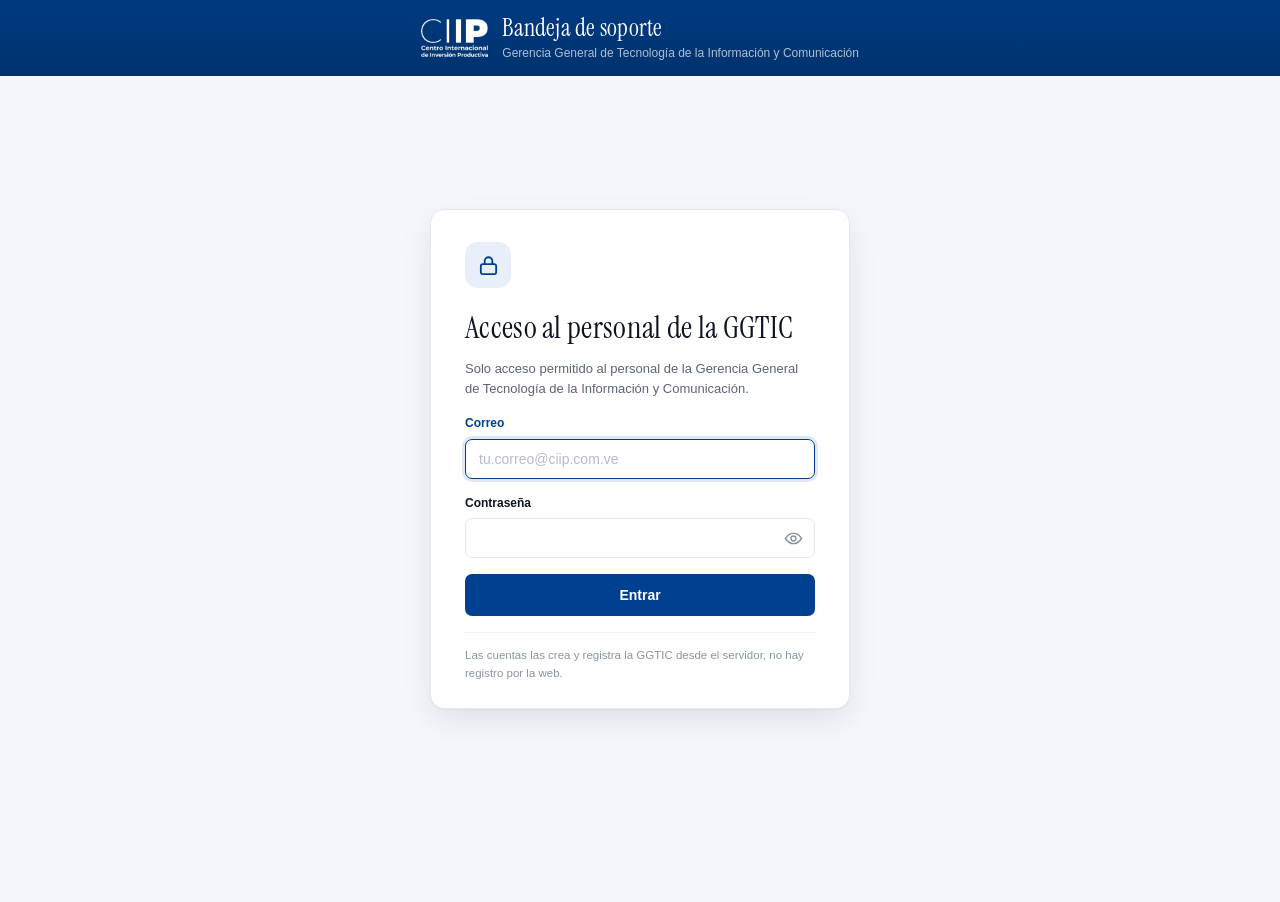
<file: bandeja.html>
<!DOCTYPE html>
<html lang="es">
<head>
<meta charset="UTF-8">
<meta name="viewport" content="width=device-width, initial-scale=1.0">
<title>Bandeja de soporte · GGTIC · CIIP</title>
<link rel="icon" href="data:image/svg+xml,%3Csvg xmlns='http://www.w3.org/2000/svg' viewBox='0 0 32 32'%3E%3Crect width='32' height='32' rx='7' fill='%23004090'/%3E%3Ctext x='16' y='22' font-family='Helvetica,Arial,sans-serif' font-size='16' font-weight='800' fill='white' text-anchor='middle'%3EC%3C/text%3E%3C/svg%3E">
<link rel="preconnect" href="https://fonts.googleapis.com">
<link rel="preconnect" href="https://fonts.gstatic.com" crossorigin>
<!-- Las dos familias que la hoja de estilos pide en --display y --cifras.
     display=swap: si Google Fonts tarda o no contesta, el texto sale ya
     con Georgia y la monoespaciada del sistema, y cambia al llegar. La
     Hoja de Servicio (hoja.html) no las carga a propósito: va en Arial. -->
<link href="https://fonts.googleapis.com/css2?family=Instrument+Serif:ital@0;1&family=Geist+Mono:wght@400;500&display=swap" rel="stylesheet">
<link rel="stylesheet" href="css/estilo.css">
</head>
<body>

<header class="cab">
  <div class="cab-in ancha">
    <img src="assets/logo_ciip.png" alt="CIIP">
    <div>
      <div class="tit">Bandeja de soporte</div>
      <div class="sub">Gerencia General de Tecnología de la Información y Comunicación</div>
    </div>
  </div>
</header>

<!-- Los siete destinos estaban en una fila de botones dentro del encabezado:
     crecía hacia los lados, no decía cuáles van juntos, y el enlace del panel
     abierto se renombraba a "Ver la cola" — así que el nombre de un sitio
     dependía de dónde estuvieras. Aquí van agrupados, con su cuenta al lado,
     y lo que se mueve es la marca de dónde estás, no el rótulo.

     Conserva los mismos id que antes (botonSaber, botonStats…), así que los
     enganches de js/bandeja.js siguen siendo los de siempre.

     El velo y el id del <aside> son para el móvil: ahí la barra se abre como
     cajón por encima del contenido. -->
<div class="lat-velo" id="latVelo" hidden></div>

<!-- Esconde y saca la barra. Vive fuera del <aside> a propósito: dentro se
     iría con ella al plegarse y no habría forma de traerla de vuelta. Va
     antes en el orden del documento porque también va antes en la pantalla:
     quien navegue con el teclado lo encuentra donde lo ve. Sale con la
     sesión, igual que la barra — sin haber entrado no hay menú que mostrar. -->
<button type="button" class="hamb" id="botonMenu" hidden
        aria-label="Mostrar u ocultar el menú" aria-expanded="true"
        aria-controls="menuLateral">
  <svg viewBox="0 0 24 24" aria-hidden="true">
    <path d="M3 6h18"/><path d="M3 12h18"/><path d="M3 18h18"/>
  </svg>
</button>

<aside class="lat" id="cabDerecha" hidden>
  <div class="lat-head" aria-hidden="true"></div>
  <nav class="lat-cuerpo" id="menuLateral">

    <button type="button" class="lat-sec" data-sec="bandeja" aria-expanded="true">
      <span>Bandeja</span>
      <span class="chev"><svg viewBox="0 0 24 24" aria-hidden="true"><path d="M6 9l6 6 6-6"/></svg></span>
    </button>
    <div class="lat-sec-cuerpo" data-sec="bandeja" data-abierta="1">
      <a href="#" class="lat-item activo" id="botonCola">
        <span class="ic"><svg viewBox="0 0 24 24" aria-hidden="true"><path d="M3 13h5l1.5 3h5L16 13h5"/><path d="M4.5 5.5h15L21 13v5.5H3V13z"/></svg></span>
        <span class="rot">La cola</span>
        <span class="cnt" id="latCuentaCola"></span>
      </a>
      <a href="#" class="lat-item" id="botonStats">
        <span class="ic"><svg viewBox="0 0 24 24" aria-hidden="true"><path d="M4 20V10"/><path d="M10 20V4"/><path d="M16 20v-7"/><path d="M22 20H2"/></svg></span>
        <span class="rot">Estadísticas</span>
      </a>
    </div>

    <button type="button" class="lat-sec" data-sec="saber" aria-expanded="true">
      <span>Base del conocimiento</span>
      <span class="chev"><svg viewBox="0 0 24 24" aria-hidden="true"><path d="M6 9l6 6 6-6"/></svg></span>
    </button>
    <div class="lat-sec-cuerpo" data-sec="saber" data-abierta="1">
      <a href="#" class="lat-item" id="botonSaber">
        <span class="ic"><svg viewBox="0 0 24 24" aria-hidden="true"><path d="M4 4.5A2.5 2.5 0 016.5 2H20v18H6.5A2.5 2.5 0 004 22z"/><path d="M4 17.5A2.5 2.5 0 016.5 15H20"/></svg></span>
        <span class="rot">Guías</span>
        <span class="cnt" id="latCuentaGuias"></span>
      </a>
    </div>

    <button type="button" class="lat-sec" data-sec="accesos" aria-expanded="false">
      <span>Cuenta y accesos</span>
      <span class="chev"><svg viewBox="0 0 24 24" aria-hidden="true"><path d="M6 9l6 6 6-6"/></svg></span>
    </button>
    <div class="lat-sec-cuerpo" data-sec="accesos" data-abierta="0">
      <a href="#" class="lat-item" id="botonCuentas">
        <span class="ic"><svg viewBox="0 0 24 24" aria-hidden="true"><circle cx="9" cy="8" r="3.2"/><path d="M2.5 20a6.5 6.5 0 0113 0"/><path d="M16 5.5a3.2 3.2 0 010 6"/></svg></span>
        <span class="rot">Cuentas</span>
      </a>
      <a href="#" class="lat-item" id="botonCorreos">
        <span class="ic"><svg viewBox="0 0 24 24" aria-hidden="true"><rect x="2.5" y="5" width="19" height="14" rx="2"/><path d="M3 6.5l9 6 9-6"/></svg></span>
        <span class="rot">Correos permitidos</span>
      </a>
      <a href="#" class="lat-item" id="botonMisDatos">
        <span class="ic"><svg viewBox="0 0 24 24" aria-hidden="true"><circle cx="12" cy="8" r="3.4"/><path d="M5 20a7 7 0 0114 0"/></svg></span>
        <span class="rot">Mis datos</span>
      </a>
    </div>

    <button type="button" class="lat-sec" data-sec="general" aria-expanded="false">
      <span>Información general</span>
      <span class="chev"><svg viewBox="0 0 24 24" aria-hidden="true"><path d="M6 9l6 6 6-6"/></svg></span>
    </button>
    <div class="lat-sec-cuerpo" data-sec="general" data-abierta="0">
      <a href="#" class="lat-item" id="botonTrazabilidad">
        <span class="ic"><svg viewBox="0 0 24 24" aria-hidden="true"><circle cx="12" cy="12" r="9"/><path d="M12 7v5l3 2"/></svg></span>
        <span class="rot">Trazabilidad</span>
      </a>
    </div>

  </nav>

  <!-- Salir no va en ninguna sección: es una salida, no un destino. -->
  <div class="lat-pie">
    <a href="#" class="lat-item salir" id="botonSalir">
      <span class="ic"><svg viewBox="0 0 24 24" aria-hidden="true"><path d="M15 17l5-5-5-5"/><path d="M20 12H9"/><path d="M11 3H6a2 2 0 00-2 2v14a2 2 0 002 2h5"/></svg></span>
      <span class="rot">Salir</span>
    </a>
  </div>
</aside>

<main class="envoltura ancha">

  <div class="aviso alerta" id="avisoSinServidor" hidden>
    <span>⚠</span>
    <div><b>Modo prueba.</b> Todavía no hay servidor (falta llenar <code>js/config.js</code>),
    así que la bandeja muestra solo las solicitudes enviadas desde
    <a href="index.html">este mismo navegador</a> y se entra sin clave. Sirve para ver cómo
    funciona todo de punta a punta; nada de esto lo ve nadie más.</div>
  </div>

  <!-- ===================== ACCESO ===================== -->
  <section id="pantallaAcceso" class="acceso" hidden>
    <form class="acceso-caja" id="formAcceso">
      <div class="acceso-sello">
        <svg viewBox="0 0 24 24" aria-hidden="true">
          <rect x="4" y="10.5" width="16" height="10.5" rx="2.2"/>
          <path d="M8 10.5V7.4a4 4 0 018 0v3.1"/>
        </svg>
      </div>
      <h1>Acceso al personal de la GGTIC</h1>
      <p class="acceso-bajada">Solo acceso permitido al personal de la Gerencia
        General de Tecnología de la Información y Comunicación.</p>

      <div class="campo">
        <label for="correo">Correo</label>
        <input type="text" id="correo" autocomplete="username" placeholder="tu.correo@ciip.com.ve">
      </div>
      <div class="campo">
        <label for="clave">Contraseña</label>
        <div class="clave-caja">
          <input type="password" id="clave" autocomplete="current-password">
          <!-- Ver lo que uno escribió es la forma más corta de resolver un
               "contraseña incorrecta" que en realidad era una tecla mal dada. -->
          <button type="button" id="verClave" aria-pressed="false"
                  aria-label="Mostrar la contraseña" title="Mostrar la contraseña">
            <svg viewBox="0 0 24 24"><path d="M1.8 12S5.9 5.5 12 5.5 22.2 12 22.2 12 18.1 18.5 12 18.5 1.8 12 1.8 12z"/><circle cx="12" cy="12" r="3.1"/></svg>
          </button>
        </div>
        <button type="button" class="boton suave chico" id="botonOlvido">¿Olvidó su contraseña?</button>
      </div>

      <div class="aviso malo" id="avisoAcceso" hidden style="margin:4px 0 0"></div>

      <button type="submit" class="boton primario ancho" id="botonEntrar">Entrar</button>

      <div class="acceso-pie">Las cuentas las crea y registra la GGTIC desde
        el servidor, no hay registro por la web.</div>
    </form>
  </section>

  <!-- ===================== RECUPERAR LA CONTRASEÑA =====================
       Dos ventanas, no una, porque llegan en dos visitas distintas a la
       página: esta se abre a mano, con solo el correo, para pedir el
       enlace; la de abajo se abre sola cuando se vuelve desde ese correo,
       con el testigo de un solo uso que manda Supabase en la propia URL. -->
  <div class="velo" id="veloOlvido" hidden>
    <div class="hoja" style="max-width:420px">
      <button type="button" class="cerrar" id="cerrarOlvido" aria-label="Cerrar">✕</button>
      <h2>Recuperar la contraseña</h2>
      <div class="bajada">Te llega un enlace al correo para poner una nueva.
        Vale por poco tiempo; si no llega en unos minutos, revisa spam antes
        de pedir otro.</div>

      <div class="campo" style="margin-top:16px">
        <label for="oCorreo">Correo</label>
        <input type="text" id="oCorreo" autocomplete="username" placeholder="tu.correo@ciip.com.ve">
      </div>

      <div class="aviso malo" id="avisoOlvido" hidden style="margin-top:14px"></div>
      <div class="aviso bueno" id="avisoOlvidoOk" hidden style="margin-top:14px"></div>

      <div class="botones" style="margin-top:18px">
        <button type="button" class="boton primario" id="botonEnviarOlvido">Enviar enlace</button>
        <button type="button" class="boton plano" id="cancelarOlvido">Cancelar</button>
      </div>
    </div>
  </div>

  <!-- ===================== PONER LA CONTRASEÑA NUEVA =====================
       Se abre sola al volver del correo: el propio enlace, mientras no
       venza, hace de contraseña vieja, así que aquí no se pide ninguna. -->
  <div class="velo" id="veloNuevaClave" hidden>
    <div class="hoja" style="max-width:420px">
      <h2>Nueva contraseña</h2>
      <div class="bajada">Este enlace confirma que eres tú. Escribe la
        contraseña que vas a usar de ahora en adelante.</div>

      <div class="campo" style="margin-top:16px">
        <label for="ncClave">Contraseña nueva</label>
        <input type="password" id="ncClave" autocomplete="new-password">
      </div>
      <div class="campo" style="margin-top:12px">
        <label for="ncClave2">Repítela</label>
        <input type="password" id="ncClave2" autocomplete="new-password">
      </div>

      <div class="aviso malo" id="avisoNuevaClave" hidden style="margin-top:14px"></div>

      <div class="botones" style="margin-top:18px">
        <button type="button" class="boton primario" id="guardarNuevaClave">Guardar</button>
        <button type="button" class="boton plano" id="cancelarNuevaClave">Cancelar</button>
      </div>
    </div>
  </div>

  <!-- ===================== LA BANDEJA ===================== -->
  <section id="pantallaBandeja" hidden>
    <!-- Sin bajada: quien entra aquí sabe a qué viene, y esa línea explicaba
         además un trámite —firmar y sellar— que la hoja ya no lleva. -->
    <div class="intro">
      <h1>Solicitudes recibidas</h1>
    </div>

    <div class="barra">
      <div class="buscador">
        <svg viewBox="0 0 24 24"><circle cx="11" cy="11" r="7"/><line x1="21" y1="21" x2="16.5" y2="16.5"/></svg>
        <input type="text" id="buscar" placeholder="Buscar por número, nombre, gerencia u oficina">
      </div>
      <div class="fichas" id="fichas"></div>
      <button type="button" class="boton plano chico" id="botonRecargar">Actualizar</button>
    </div>

    <div id="lista"></div>
  </section>

  <!-- ===================== ESTADÍSTICAS =====================
       Sale en lugar de la cola, con el enlace de la barra. Se calcula con lo
       que ya está cargado: no pide nada más al servidor. -->
  <section id="panelStats" hidden>
    <div class="intro">
      <h1>Estadísticas</h1>
      <p id="statsPeriodo"></p>
    </div>
    <!-- El tramo de tiempo que se está mirando. Todo lo de abajo —las cifras y
         las barras— se recalcula con lo que entró en ese tramo. -->
    <div class="barra">
      <div class="fichas" id="statsPeriodos" role="group" aria-label="Tramo de tiempo"></div>
    </div>
    <!-- Dos sub-pestañas: el resumen y, cuando se pulsa una cifra, una barra o
         un técnico, la lista de las solicitudes que cuenta. Las pestañas solo
         aparecen cuando hay un detalle abierto; si no, se ve el resumen solo. -->
    <div class="subpestanas" id="statsPestanas" role="tablist" aria-label="Vista de las estadísticas" hidden></div>
    <div id="statsResumen" role="tabpanel">
      <div class="kpis" id="statsKpis"></div>
      <div class="barrios" id="statsBarras"></div>
      <div class="stats-desempeno" id="statsDesempeno"></div>
    </div>
    <div class="stats-detalle" id="statsDetalle" role="tabpanel" hidden></div>
  </section>

  <!-- ===================== QUÉ SABEMOS =====================
       Las guías de la gerencia: lo que se aprendió resolviendo, escrito para
       no volver a averiguarlo. Vive detrás de la clave, con la bandeja: aquí
       se anotan mañas de la casa que no tienen por qué salir de GGTIC. -->
  <section id="panelSaber" hidden>
    <div class="intro">
      <h1>Base del conocimiento</h1>
      <p>Lo que la gerencia ya resolvió, escrito para no volver a averiguarlo.
      Al abrir una solicitud, lo de aquí sale solo si viene al caso.</p>
    </div>

    <div class="barra">
      <div class="buscador">
        <svg viewBox="0 0 24 24"><circle cx="11" cy="11" r="7"/><line x1="21" y1="21" x2="16.5" y2="16.5"/></svg>
        <input type="text" id="buscarGuia" placeholder="Buscar por título, contenido o tipo de servicio">
      </div>
      <button type="button" class="boton primario chico" id="botonNuevaGuia">+ Escribir una guía</button>
    </div>

    <div id="listaGuias"></div>
  </section>

  <!-- ===================== QUIÉN PUEDE ENTRAR =====================
       Hasta ahora dar de alta a un compañero exigía la línea de comandos en la
       máquina que sirve. Eso obligaba a que siempre hubiera alguien que
       supiera arrancar un servidor, y dejaba fuera a quien tuviera que hacerlo
       desde su puesto. Aquí se hace desde la bandeja. -->
  <section id="panelCuentas" hidden>
    <div class="intro">
      <h1>Cuentas de GGTIC</h1>
      <p>Quién puede entrar a esta bandeja. Quien pide un soporte no necesita cuenta:
      esto es solo para la gerencia.</p>
    </div>

    <div class="barra">
      <div class="buscador">
        <svg viewBox="0 0 24 24"><circle cx="11" cy="11" r="7"/><line x1="21" y1="21" x2="16.5" y2="16.5"/></svg>
        <input type="text" id="buscarCuenta" placeholder="Buscar por nombre, correo o cargo">
      </div>
      <button type="button" class="boton primario chico" id="botonNuevaCuenta">+ Crear una cuenta</button>
    </div>

    <div id="listaCuentas"></div>
  </section>

  <!-- ===================== CORREOS PERMITIDOS =====================
       Quién puede registrarse para pedir soporte. gtic.correos_permitidos
       nació cerrada al navegador a propósito (ver sql/migracion_03); esta
       pantalla existe porque la migración 06 le abrió la puerta a GGTIC,
       autenticado, nada más. No hace falta que termine en @ciip.com.ve. -->
  <section id="panelCorreos" hidden>
    <div class="intro">
      <h1>Correos permitidos</h1>
      <p>Quién puede registrarse para pedir soporte. No tiene que ser
      @ciip.com.ve: cualquier correo que agregues aquí sirve — uno solo o
      varios de una vez.</p>
    </div>

    <div class="barra">
      <div class="buscador">
        <svg viewBox="0 0 24 24"><circle cx="11" cy="11" r="7"/><line x1="21" y1="21" x2="16.5" y2="16.5"/></svg>
        <input type="text" id="buscarCorreo" placeholder="Buscar por correo o nombre">
      </div>
      <button type="button" class="boton primario chico" id="botonNuevoCorreo">+ Agregar correos</button>
    </div>

    <div id="listaCorreos"></div>
  </section>

  <!-- ===================== TRAZABILIDAD =====================
       Quién hizo qué y cuándo, como en Atlas. Se alimenta sola —un
       disparador en solicitudes y en correos_permitidos, la propia Edge
       Function de Cuentas, y esta misma pantalla al entrar—; nadie
       edita ni borra una fila desde aquí, ni siquiera un administrador. -->
  <section id="panelTrazabilidad" hidden>
    <div class="intro">
      <h1>Trazabilidad</h1>
      <p>Quién hizo qué y cuándo: solicitudes, cuentas de GGTIC, correos
      permitidos y quién entró a la bandeja. Ninguna fila de aquí se
      puede editar ni borrar, ni siquiera como administrador — solo
      queda anotada.</p>
    </div>

    <div class="kpis" id="trazaKpis"></div>

    <div class="traza-cuerpo">
      <aside class="traza-lateral">
        <div class="traza-grupo">
          <div class="traza-grupo-tit">Registro</div>
          <div id="trazaTabs" class="traza-registro"></div>
        </div>
        <div class="traza-grupo">
          <div class="traza-grupo-tit">Filtros</div>
          <div class="buscador">
            <svg viewBox="0 0 24 24"><circle cx="11" cy="11" r="7"/><line x1="21" y1="21" x2="16.5" y2="16.5"/></svg>
            <input type="text" id="buscarTraza" placeholder="Correo, afectado o nota">
          </div>
          <label class="traza-etq-fecha" for="trazaDesde">Desde</label>
          <input type="date" id="trazaDesde">
          <label class="traza-etq-fecha" for="trazaHasta">Hasta</label>
          <input type="date" id="trazaHasta">
          <button type="button" class="enlace" id="limpiarFiltrosTraza">Limpiar filtros</button>
        </div>
        <div class="traza-grupo">
          <div class="traza-grupo-tit">Exportar</div>
          <button type="button" class="boton plano chico ancho" id="botonTrazaCsv">Descargar CSV</button>
        </div>
      </aside>

      <div class="traza-principal">
        <p class="ayuda" style="margin:2px 0 10px">Se muestran las últimas 300 filas,
        de más reciente a más vieja. Para algo más viejo, acota por fecha.</p>
        <div id="listaTraza"></div>
        <div class="traza-pie" id="trazaPie"></div>
      </div>
    </div>
  </section>

</main>

<!-- ===================== FICHA DE UNA SOLICITUD ===================== -->
<div class="velo" id="velo" hidden>
  <div class="hoja" id="hojaFicha"></div>
</div>

<!-- ===================== MIS DATOS =====================
     Lo que sale impreso junto a la firma del técnico. Se llena una vez y queda
     guardado en la cuenta, no en este navegador: sirve desde cualquier equipo. -->
<div class="velo" id="veloPerfil" hidden>
  <div class="hoja" style="max-width:520px">
    <button type="button" class="cerrar" id="cerrarPerfil" aria-label="Cerrar">✕</button>
    <h2>Mis datos</h2>
    <div class="bajada">Se imprimen en la Hoja de Servicio, junto a tu firma.
      Se llenan una vez y quedan guardados en tu cuenta.</div>

    <div class="rejilla" style="margin-top:20px">
      <div class="campo">
        <label for="pNombre">Nombre y apellido *</label>
        <input type="text" id="pNombre" placeholder="Ej. Dan Moreno">
        <div class="error"></div>
      </div>
      <div class="campo c6">
        <label for="pCargo">Cargo</label>
        <input type="text" id="pCargo" placeholder="Ej. Técnico de soporte">
      </div>
      <div class="campo c6">
        <label for="pCedula">Cédula</label>
        <!-- El ejemplo va inventado, como el del formulario de la casa: en un
             hueco que dice "escribe aquí tu cédula" no tiene por qué estar la
             de nadie. -->
        <input type="text" id="pCedula" placeholder="Ej. 12.345.678">
      </div>
      <div class="campo c6">
        <label for="pTelefono">Teléfono</label>
        <input type="text" id="pTelefono" placeholder="Ej. 0412-1234567">
      </div>
      <div class="campo c6">
        <label>Correo</label>
        <input type="text" id="pCorreo" disabled>
        <div class="ayuda">Es la llave de tu cuenta; no se cambia desde aquí.</div>
      </div>
    </div>

    <div class="aviso malo" id="avisoPerfil" hidden style="margin:16px 0 0"></div>

    <div class="botones">
      <button type="button" class="boton primario" id="guardarPerfil">Guardar</button>
      <button type="button" class="boton plano" id="cancelarPerfil">Cancelar</button>
    </div>
  </div>
</div>

<!-- ===================== LA CONVERSACIÓN =====================
     En su propia ventana, no dentro de la ficha: hablar y llenar la Hoja de
     Servicio son dos trabajos distintos, y mezclarlos alargaba la ficha hasta
     dejar los renglones fuera de la vista. -->
<div class="velo" id="veloChat" hidden>
  <div class="hoja hoja-chat">
    <button type="button" class="cerrar" id="cerrarChat" aria-label="Cerrar">✕</button>
    <div id="chatCuerpo"></div>
  </div>
</div>

<!-- ===================== APUNTAR UN EQUIPO =====================
     Lo que falta del cuadro de Patrimonio, agregado desde la bandeja mientras
     se atiende: es cuando el equipo está delante y el serial se puede leer. -->
<div class="velo" id="veloEquipo" hidden>
  <div class="hoja" style="max-width:520px">
    <button type="button" class="cerrar" id="cerrarEquipo" aria-label="Cerrar">✕</button>
    <h2>Equipo de <span id="equipoDeQuien"></span></h2>
    <div class="bajada">Queda apuntado para siempre: la próxima solicitud de esta
      persona llega con el serial puesto, y la Hoja de Servicio sale completa.</div>

    <div class="rejilla" style="margin-top:20px">
      <div class="campo c6">
        <label for="eqTipo">Equipo *</label>
        <select id="eqTipo"></select>
      </div>
      <div class="campo c6">
        <label for="eqMarca">Marca</label>
        <select id="eqMarca"></select>
      </div>
      <div class="campo c6">
        <label for="eqModelo">Modelo</label>
        <input type="text" id="eqModelo" placeholder="Ej. THINKCENTRE M92P">
      </div>
      <div class="campo c6">
        <label for="eqSerial">Serial</label>
        <input type="text" id="eqSerial" placeholder="El del costado del equipo">
      </div>
    </div>

    <div class="aviso malo" id="avisoEquipo" hidden style="margin:16px 0 0"></div>

    <div class="botones">
      <button type="button" class="boton primario" id="guardarEquipo">Guardar en el inventario</button>
      <button type="button" class="boton plano" id="cancelarEquipo">Cancelar</button>
    </div>
  </div>
</div>

<!-- ===================== ESCRIBIR UNA GUÍA =====================
     Se abre desde la base del conocimiento o desde una solicitud ya resuelta,
     y en ese caso viene con lo que el técnico escribió en observaciones. -->
<div class="velo" id="veloGuia" hidden>
  <div class="hoja" style="max-width:640px">
    <button type="button" class="cerrar" id="cerrarGuia" aria-label="Cerrar">✕</button>
    <h2 id="tituloVentanaGuia">Escribir una guía</h2>
    <div class="bajada">Lo que hay que hacer la próxima vez que pase esto.
      Lo lee GGTIC, nadie más.</div>

    <div class="rejilla" style="margin-top:20px">
      <div class="campo c8">
        <label for="gTitulo">Título *</label>
        <input type="text" id="gTitulo" placeholder="Ej. La impresora del piso 3 saca la hoja en blanco">
        <div class="error"></div>
      </div>
      <div class="campo c4">
        <label for="gCategoria">Tipo de servicio</label>
        <select id="gCategoria"></select>
      </div>
      <div class="campo">
        <label for="gCuerpo">Qué hay que hacer *</label>
        <textarea id="gCuerpo" rows="9"
          placeholder="Los pasos, en orden. Lo que hay que comprobar primero, qué se hace y qué NO."></textarea>
        <div class="ayuda">Solo lo lee GGTIC. Aquí van las mañas de la casa: claves de equipos,
          a quién llamar, por dónde se cuelga.</div>
        <div class="error"></div>
      </div>
      <div class="campo">
        <label for="gSolucion">Lo que puede intentar quien pide <span class="opc">· opcional</span></label>
        <textarea id="gSolucion" rows="4"
          placeholder="Ej. Revisa que el cable de corriente esté bien puesto en los dos extremos y prueba otro tomacorriente."></textarea>
        <div class="ayuda destacada">Esto <b>sí lo ve la gente</b> en el formulario, cuando va a pedir
          justo este tipo de soporte. Escríbelo para quien no es técnico, y no pongas aquí nada interno.
          En blanco, la guía no sale de la gerencia.</div>
      </div>
    </div>

    <div class="aviso malo" id="avisoGuia" hidden style="margin:16px 0 0"></div>

    <div class="botones">
      <button type="button" class="boton primario" id="guardarGuia">Guardar</button>
      <button type="button" class="boton plano" id="cancelarGuia">Cancelar</button>
      <button type="button" class="boton plano peligro" id="borrarGuia" hidden>Borrar</button>
    </div>
  </div>
</div>

<!-- ===================== EL AVISO DE QUE LLEGÓ ALGO =====================
     Una ventana delante de todo, con la solicitud entera: quién, dónde, su
     teléfono y qué le pasa. Va por encima de la ficha y del chat, así que se
     ve aunque el técnico esté en medio de otra cosa; al cerrarla, lo que
     estaba abierto sigue igual, detrás. -->
<div class="velo velo-nueva" id="veloNueva" role="alertdialog" aria-label="Llegó una solicitud" hidden>
  <div class="hoja hoja-nueva" id="hojaNueva"></div>
</div>

<!-- ===================== CREAR O CORREGIR UNA CUENTA =====================
     La clave se puede dejar en blanco: para una cuenta nueva se inventa una
     que se pueda dictar por teléfono, y para una que ya existe significa "no
     me la toques", que es lo que hace falta al corregirle el cargo a alguien. -->
<div class="velo" id="veloCuenta" hidden>
  <div class="hoja" style="max-width:560px">
    <button type="button" class="cerrar" id="cerrarCuenta" aria-label="Cerrar">✕</button>
    <h2 id="tituloVentanaCuenta">Crear una cuenta</h2>
    <div class="bajada" id="bajadaCuenta">Con esto esa persona podrá entrar a la bandeja
      y atender solicitudes. El nombre y el cargo salen impresos en la Hoja de Servicio.</div>

    <div class="rejilla" style="margin-top:20px">
      <div class="campo c6">
        <label for="cCorreo">Correo *</label>
        <input type="text" id="cCorreo" autocomplete="off" placeholder="nombre.apellido@ciip.com.ve">
        <div class="ayuda" id="ayudaCorreo">Es la llave de la cuenta; después no se cambia.</div>
        <div class="error"></div>
      </div>
      <div class="campo c6">
        <label for="cNombre">Nombre y apellido *</label>
        <input type="text" id="cNombre" autocomplete="off" placeholder="Ej. Dan Moreno">
        <div class="error"></div>
      </div>

      <div class="campo c6">
        <label for="cCargo">Cargo</label>
        <input type="text" id="cCargo" autocomplete="off" placeholder="Ej. Técnico de soporte">
      </div>
      <div class="campo c6">
        <label for="cCedula">Cédula</label>
        <input type="text" id="cCedula" autocomplete="off" placeholder="Ej. 12.345.678">
      </div>
      <div class="campo c6">
        <label for="cTelefono">Teléfono</label>
        <input type="text" id="cTelefono" autocomplete="off" placeholder="Ej. 0412-1234567">
      </div>
      <div class="campo c6">
        <label for="cClave">Contraseña</label>
        <div class="clave-caja">
          <input type="password" id="cClave" autocomplete="new-password" placeholder="Se inventa una si lo dejas vacío">
          <button type="button" id="verClaveCuenta" aria-pressed="false"
                  aria-label="Mostrar la contraseña" title="Mostrar la contraseña">
            <svg viewBox="0 0 24 24"><path d="M1.8 12S5.9 5.5 12 5.5 22.2 12 22.2 12 18.1 18.5 12 18.5 1.8 12 1.8 12z"/><circle cx="12" cy="12" r="3.1"/></svg>
          </button>
        </div>
        <div class="ayuda" id="ayudaClave">Mínimo 6 caracteres. En blanco, se inventa una fácil de dictar.</div>
        <div class="error"></div>
      </div>
    </div>

    <!-- Administrador: la única diferencia real entre las cuentas de GGTIC.
         Puede gestionar accesos —Cuentas y Correos permitidos—; el resto
         (atender solicitudes, guías, inventario) es igual para cualquiera. -->
    <label class="recuerdame" style="margin-top:14px">
      <input type="checkbox" id="cAdmin">
      <span>Administrador. <b>Puede gestionar accesos:</b> crear y dar de baja cuentas,
        decidir quién puede pedir soporte.</span>
    </label>

    <!-- La clave recién inventada, una sola vez. No se guarda en claro en
         ninguna parte, así que si se cierra esta ventana sin apuntarla hay que
         ponerle otra. -->
    <div class="aviso bueno" id="claveNueva" hidden style="margin:16px 0 0"></div>
    <div class="aviso malo" id="avisoCuenta" hidden style="margin:16px 0 0"></div>

    <div class="botones">
      <button type="button" class="boton primario" id="guardarCuenta">Guardar</button>
      <button type="button" class="boton plano" id="cancelarCuenta">Cancelar</button>
      <button type="button" class="boton plano peligro" id="borrarCuenta" hidden>Dar de baja</button>
    </div>
  </div>
</div>

<!-- ===================== AGREGAR CORREOS PERMITIDOS =====================
     Uno o varios de una vez: la misma caja sirve para las dos cosas, un
     correo por línea (o separados por coma). El nombre es opcional y solo
     decora la lista — no hace falta para que la persona pueda registrarse. -->
<div class="velo" id="veloCorreo" hidden>
  <div class="hoja" style="max-width:520px">
    <button type="button" class="cerrar" id="cerrarCorreo" aria-label="Cerrar">✕</button>
    <h2>Agregar correos permitidos</h2>
    <div class="bajada">Uno solo, o varios de una vez: un correo por línea
      (o separados por coma). Repetir uno que ya está no hace daño.</div>

    <div class="rejilla" style="margin-top:20px">
      <div class="campo">
        <label for="pmCorreos">Correos *</label>
        <textarea id="pmCorreos" rows="6"
          placeholder="nombre.apellido@ciip.com.ve&#10;otro.correo@gmail.com"></textarea>
        <div class="error"></div>
      </div>
    </div>

    <div class="aviso malo" id="avisoCorreo" hidden style="margin:16px 0 0"></div>

    <div class="botones">
      <button type="button" class="boton primario" id="guardarCorreos">Agregar</button>
      <button type="button" class="boton plano" id="cancelarCorreo">Cancelar</button>
    </div>
  </div>
</div>

<!-- Avisos breves, uno debajo del otro, que se apagan solos: para "Fulano
     tomó tal solicitud" —así el resto de GGTIC no ataca lo mismo sin
     saberlo—, sin la ceremonia del cartel de "llegó una solicitud", que
     sí espera a que alguien decida algo (Ver/Tomar/Después). -->
<div id="avisosFlotantes" aria-live="polite"></div>

<!-- Lo que sale por la impresora: la Hoja de Servicio del Excel, rehecha. -->
<div id="impresion"></div>

<script src="js/version.js"></script>
<script src="js/config.js"></script>
<script src="js/catalogo.js"></script>
<script src="js/directorio.js"></script>
<script src="js/inventario.js"></script>
<script src="js/local.js"></script>
<script src="js/adjuntos.js"></script>
<script src="js/hoja.js"></script>
<script src="js/bandeja.js"></script>
</body>
</html>
</file>
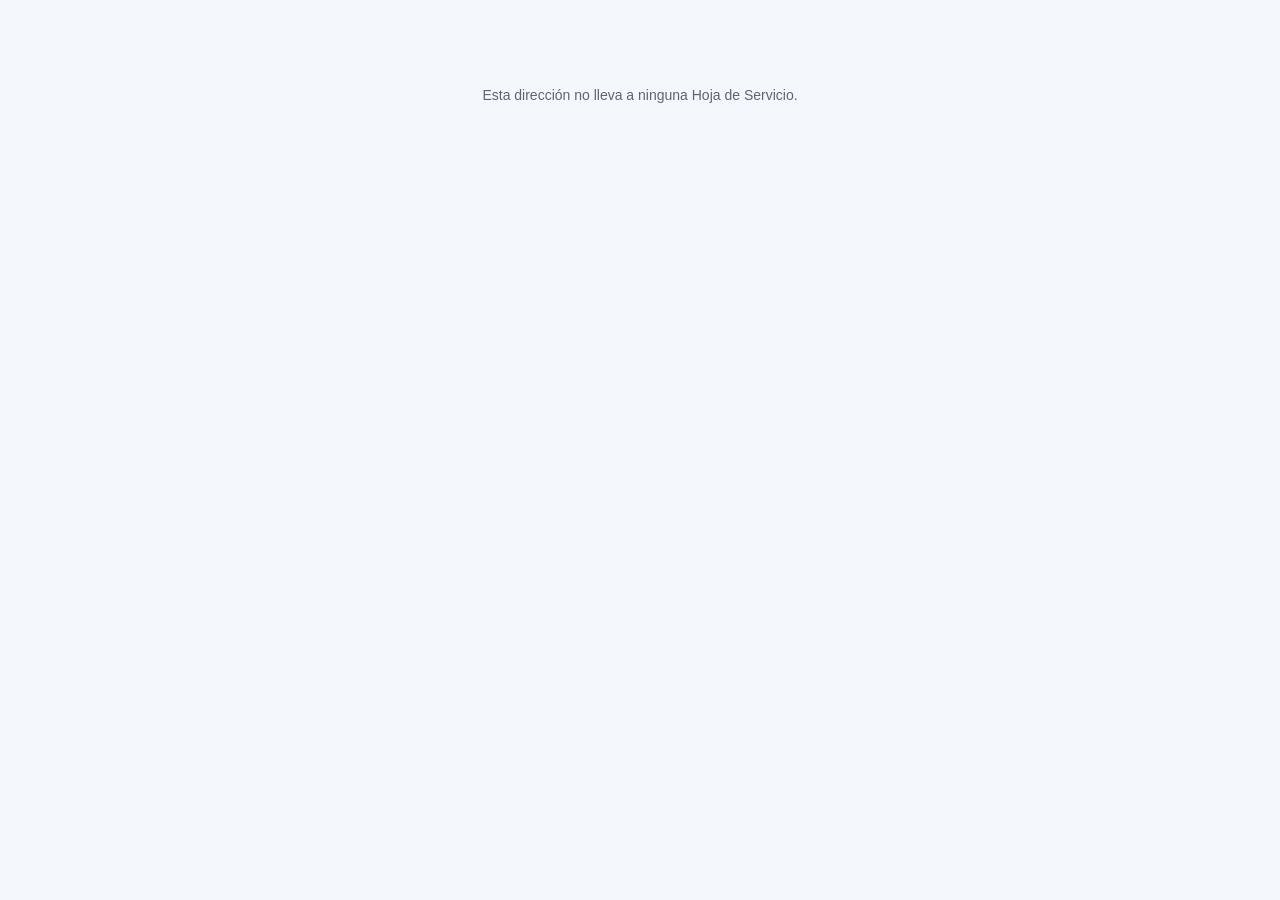
<file: hoja.html>
<!DOCTYPE html>
<html lang="es">
<head>
<meta charset="UTF-8">
<meta name="viewport" content="width=device-width, initial-scale=1.0">
<title>Hoja de Servicio · GGTIC · CIIP</title>
<link rel="icon" href="data:image/svg+xml,%3Csvg xmlns='http://www.w3.org/2000/svg' viewBox='0 0 32 32'%3E%3Crect width='32' height='32' rx='7' fill='%23004090'/%3E%3Ctext x='16' y='22' font-family='Helvetica,Arial,sans-serif' font-size='16' font-weight='800' fill='white' text-anchor='middle'%3EC%3C/text%3E%3C/svg%3E">
<link rel="stylesheet" href="css/estilo.css">
<style>
  /* La hoja, sola en la página. En la bandeja vive escondida hasta que se
     imprime; aquí es lo único que hay, porque esta página existe para eso: el
     servidor la abre sin ventana y la convierte en PDF. Y si alguien la abre a
     mano, ve el documento tal cual y puede imprimirlo con Ctrl+P. */
  body{background:#F4F7FB; margin:0; padding:24px 12px;}
  #impresion{display:block; max-width:816px; margin:0 auto;
             background:#fff; padding:34px 40px; box-shadow:0 8px 30px rgba(14,20,36,.12);}
  #malo{max-width:620px; margin:60px auto; font:14px/1.6 'Helvetica Neue',Arial,sans-serif;
        color:#5B6478; text-align:center;}
  @media print{
    body{background:#fff; padding:0;}
    #impresion{box-shadow:none; padding:0; max-width:none;}
  }
</style>
</head>
<body>

<div id="impresion"></div>
<div id="malo" hidden></div>

<script src="js/version.js"></script>
<script src="js/config.js"></script>
<script src="js/hoja.js"></script>
<script>
/* Se pide por el mismo camino que usa quien pidió el soporte para ver su
   estado: el id de la solicitud, que nadie adivina, es la prueba de que es
   suya. Sin id válido, aquí no hay nada que ver. */
(function(){
  'use strict';
  const filtro = new URLSearchParams(location.search).get('id') || '';
  const id = filtro.startsWith('eq.') ? filtro.slice(3) : filtro;

  function fallar(texto){
    document.getElementById('impresion').hidden = true;
    const m = document.getElementById('malo');
    m.textContent = texto;
    m.hidden = false;
  }

  if(!/^[0-9a-f-]{36}$/i.test(id)) return fallar('Esta dirección no lleva a ninguna Hoja de Servicio.');

  /* Contra Supabase, leer la tabla cruda sin cuenta está vedado a propósito
     —para que nadie liste las de los demás—. Aquí se pide por la misma
     función seca que ya usa el seguimiento: entrega solo esta fila, dando su
     id, sin abrir la lectura de las demás. */
  const porRpc = SOPORTE_BACKEND.servidor === 'supabase';
  const pedido = porRpc
    ? fetch(SOPORTE_BACKEND.url + '/rest/v1/rpc/consultar_solicitud', {
        method: 'POST',
        headers: Object.assign({'Content-Type': 'application/json'},
          soporteCabeceras(), {'Authorization': 'Bearer ' + SOPORTE_BACKEND.anonKey}),
        body: JSON.stringify({p_id: id}),
      })
    : fetch(SOPORTE_BACKEND.url + '/rest/v1/solicitudes?id=eq.' + encodeURIComponent(id),
        {headers: soporteCabeceras()});

  pedido
    .then(r => r.ok ? r.json() : Promise.reject(new Error('HTTP ' + r.status)))
    .then(filas => {
      const s = filas[0];
      if(!s) return fallar('Esa solicitud ya no existe.');
      document.getElementById('impresion').innerHTML = hojaServicioHtml(s, {
        nombre: s.tecnico, cargo: s.tecnico_cargo,
        cedula: s.tecnico_cedula, telefono: s.tecnico_telefono,
      });
      document.title = 'Hoja de Servicio N° ' +
        String(s.numero).padStart(3, '0') + '-' + s.anio;
      /* la bandera que espera el servidor para saber que ya puede imprimirla */
      document.documentElement.setAttribute('data-lista', '1');
    })
    .catch(() => fallar('No se pudo traer la Hoja de Servicio. Vuelve a intentarlo.'));
})();
</script>
</body>
</html>
</file>
<file: css/estilo.css>
/* ---------- Solicitudes de soporte · GTIC · CIIP ----------
   Hoja única para las dos páginas: el formulario que llena la casa y la
   bandeja donde GTIC atiende. Al final va lo de impresión, que es lo que
   reconstruye la Hoja de Servicio tal como salía del Excel.
   El azul y el cian son los del logo del CIIP. */

:root{
  --navy:#004090; --navy-deep:#00336d; --navy-soft:#e8effa;
  /* El azul de la marca es muy oscuro para rellenar barras: como mancha grande
     se lee casi negro. Este es el mismo azul un paso más claro, y es el que
     usan las barras de las estadísticas. */
  --navy-medio:#0060B0;
  --cyan:#20B0F0;
  --ink:#0E1424; --gray:#5B6478; --gray-soft:#8A93A6;
  --line:#E4E7EE; --line-soft:#EEF1F6;
  --bg:#F4F7FB; --card:#FFFFFF;
  /* El gris de los bloques que se apoyan sobre una tarjeta blanca: la burbuja
     de quien contesta, la línea de "se registrará como", los encabezados de la
     hoja. Un paso por encima del fondo, para que se despegue del blanco. */
  --block:#F1F4F9;
  --good:#1E7F5C; --good-bg:#E7F4EE;
  --amber:#B7791F; --amber-bg:#FBF3E2;
  --rust:#B4502E; --rust-bg:#FBEEE9;
  --r:10px; --r-sm:7px;
  /* Ancho de la barra lateral de la bandeja. */
  --lat:252px;
  /* Altura del encabezado. Va aquí y no suelta en .cab porque la cabecera
     de la barra lateral tiene que medir exactamente lo mismo: son dos
     elementos independientes que se tocan en el mismo borde, y si se
     desalinean el azul de la barra asoma por debajo del filete. */
  --cab-alto:76px;

  /* ---------- las tres familias, como en Atlas ----------
     La sans ya era la misma; lo que faltaba eran las otras dos.

     --display  Los títulos. Regular de 400, no negrita: el peso lo da la
                forma. Georgia de reserva por si no llega Google Fonts.
     --cifras   Números de solicitud, seriales y sellos de tiempo. Con
                tabular-nums las columnas caen a plomo, y la monoespaciada
                separa el 0 de la O — que es exactamente el argumento que ya
                estaba escrito en .clave-dictar, el único sitio donde esta
                hoja monoespaciaba algo. */
  --display:'Instrument Serif',Georgia,serif;
  --cifras:'Geist Mono',ui-monospace,"Cascadia Mono",Consolas,monospace;
  --shadow:0 1px 2px rgba(14,20,36,.04), 0 6px 18px rgba(14,20,36,.06);
}

*{box-sizing:border-box; margin:0; padding:0;}
/* Va primero y con !important a propósito: casi todo lo que esta hoja esconde
   con el atributo "hidden" tiene además una clase que le fija un display
   (.aviso es flex, .velo es flex), y esa clase le gana al display:none que el
   navegador trae de fábrica para [hidden]. Sin esta línea, un aviso "oculto"
   se ve como una barra de color vacía. */
[hidden]{display:none !important;}
html,body{
  font-family:'Helvetica Neue',Arial,sans-serif;
  color:var(--ink); background:var(--bg);
  -webkit-font-smoothing:antialiased;
}
/* 13/1,45 y no 14/1,5, como Atlas: en una cola que se lee de arriba abajo,
   ese punto de menos es un renglón más por pantalla. */
body{font-size:13px; line-height:1.45;}
svg{display:block;}
a{color:var(--navy);}
.tnum{font-variant-numeric:tabular-nums;}

/* El serif NO va en todo h1/h2/h3. Instrument Serif solo trae el regular de
   400, así que cualquier título que siga pidiendo 700 —el de una tarjeta de
   guía, el de un panel de estadísticas— sale en negrita sintética: el
   navegador engorda el trazo a la fuerza y se ve emborronado.

   Y además no le toca: en Atlas el serif es la letra de lo que se anuncia
   —el logotipo, el título de la pantalla—, mientras que los rótulos pequeños
   que ordenan una lista van en la sans, en 700. Aquí se hace igual: el serif
   se pone a mano, título por título, en los cuatro sitios donde manda. */

/* Las cifras que se leen en columna o se copian a mano. */
.cifras{font-family:var(--cifras); font-variant-numeric:tabular-nums;}

/* ===================== ENCABEZADO ===================== */
.cab{
  background:linear-gradient(180deg,#003a82 0%, var(--navy-deep) 100%);
  color:#fff; height:var(--cab-alto); display:flex; align-items:center;
}
.cab-in{
  max-width:940px; margin:0 auto; padding:0 20px;
  display:flex; align-items:center; gap:14px;
}
/* La bandeja usa el cuerpo ancho (.envoltura.ancha, 1200px); su encabezado
   tiene que medir lo mismo, o los bordes de arriba y abajo no coinciden y
   con seis enlaces ya no cabía ninguno de los dos cómodos. */
.cab-in.ancha{max-width:1200px;}
.cab img{height:38px; width:auto; flex:0 0 auto;}
.cab .tit{font-family:var(--display); font-size:24px; font-weight:400;
  letter-spacing:.01em; line-height:1.2;}
.cab .sub{font-size:12px; color:rgba(255,255,255,.68); margin-top:2px;}

/* El bloque de la derecha del encabezado. La bandeja ya no lo usa —sus
   destinos se mudaron a la barra lateral—, pero index.html sí: ahí vive el
   "quién eres · Salir" de quien pidió soporte. */
.cab .der{margin-left:auto; display:flex; align-items:center; gap:10px; flex-wrap:wrap; justify-content:flex-end;}
.cab .der a{
  color:rgba(255,255,255,.85); font-size:12.5px; text-decoration:none; white-space:nowrap;
  border:1px solid rgba(255,255,255,.24); border-radius:var(--r-sm); padding:6px 12px;
}
.cab .der a:hover{background:rgba(255,255,255,.10); color:#fff;}

/* El botón que esconde y saca la barra lateral. */
/* Estaba dentro del encabezado, encajonado entre el borde de la barra y el
   logo: quedaba lejos de lo que abre y pegado a lo que no. Ahora se planta
   en la esquina de arriba a la izquierda, sobre la cabecera de la propia
   barra, que es lo que manda.

   Va fijo y por encima de .lat (z-index 30) a propósito: si estuviera DENTRO
   de la barra se iría con ella al plegarse y no habría forma de traerla de
   vuelta. Fuera y por encima, se queda quieto en el mismo sitio abra o
   cierre, que es como se aprende dónde está. */
.hamb{
  position:fixed; top:calc((var(--cab-alto) - 36px) / 2); left:14px; z-index:40;
  width:36px; height:36px; border:none; border-radius:var(--r-sm);
  background:rgba(255,255,255,.12); color:#fff; cursor:pointer;
  display:flex; align-items:center; justify-content:center; font-family:inherit;
}
.hamb:hover{background:rgba(255,255,255,.20);}
.hamb svg{width:18px; height:18px; fill:none; stroke:currentColor; stroke-width:2; stroke-linecap:round; display:block;}

/* ===================== BARRA LATERAL =====================
   Sustituye a la fila de enlaces del encabezado. Los destinos van agrupados
   en secciones que se pliegan, y el que estás viendo queda marcado — antes
   el enlace del panel abierto se renombraba a "Ver la cola", así que el
   nombre de un sitio dependía de dónde estuvieras.

   Sale con la sesión: sin haber entrado, .lat va con [hidden] y el cuerpo no
   lleva sangría (la pone body.con-lat, que enciende js/bandeja.js a la vez
   que descubre la barra). */
.lat{
  position:fixed; top:0; left:0; bottom:0; width:var(--lat); z-index:30;
  background:linear-gradient(180deg,#003a82 0%, var(--navy-deep) 100%);
  color:#fff; display:flex; flex-direction:column; overflow:hidden;
  transition:transform .2s ease;
}
/* La cabecera de la barra: mide lo mismo que el encabezado y lleva su mismo
   filete, así que las dos líneas se continúan. Va vacía —el botón se le
   pone encima— y sin ella los rótulos arrancaban a la altura del título de
   la página, que es lo que se veía torcido. */
.lat-head{flex:0 0 auto; height:var(--cab-alto);
  border-bottom:1px solid rgba(255,255,255,.10);}
.lat-cuerpo{flex:1 1 auto; overflow-y:auto; padding:10px 10px 14px;}
.lat-pie{flex:0 0 auto; padding:8px 10px 12px; border-top:1px solid rgba(255,255,255,.10);}

/* El rótulo de sección es un botón de verdad, con aria-expanded: así se pliega
   también con el teclado y quien use lector de pantalla se entera del estado. */
.lat-sec{
  display:flex; align-items:center; width:100%; gap:8px; margin-top:14px;
  padding:7px 10px; background:transparent; border:none; color:rgba(255,255,255,.55);
  font-size:11px; font-weight:700; letter-spacing:.01em; cursor:pointer;
  border-radius:var(--r-sm); font-family:inherit; text-align:left;
}
.lat-sec:first-child{margin-top:0;}
.lat-sec:hover{background:rgba(255,255,255,.06); color:rgba(255,255,255,.78);}
.lat-sec .chev{width:11px; height:11px; margin-left:auto; flex:0 0 auto; transition:transform .18s ease;}
.lat-sec .chev svg{width:100%; height:100%; fill:none; stroke:currentColor; stroke-width:2; stroke-linecap:round; stroke-linejoin:round; display:block;}
.lat-sec[aria-expanded="true"] .chev{transform:rotate(180deg);}
.lat-sec-cuerpo{overflow:hidden; max-height:0; transition:max-height .22s ease;}
.lat-sec-cuerpo[data-abierta="1"]{max-height:420px;}

.lat-item{
  display:flex; align-items:center; gap:9px; padding:6.5px 10px; border-radius:var(--r-sm);
  color:rgba(255,255,255,.80); font-size:12.5px; font-weight:500; text-decoration:none;
  position:relative; cursor:pointer;
}
.lat-item:hover{background:rgba(255,255,255,.08); color:#fff;}
.lat-item .ic{width:15px; height:15px; flex:0 0 auto; opacity:.7;}
.lat-item .ic svg{width:100%; height:100%; fill:none; stroke:currentColor; stroke-width:1.8; stroke-linecap:round; stroke-linejoin:round; display:block;}
.lat-item.activo{background:rgba(32,176,240,.16); color:#fff; font-weight:700;}
.lat-item.activo::before{
  content:""; position:absolute; left:0; top:6px; bottom:6px; width:3px;
  background:var(--cyan); border-radius:0 3px 3px 0;
}
.lat-item.activo .ic{opacity:1; color:var(--cyan);}
.lat-item .cnt{
  margin-left:auto; font-size:9.5px; font-weight:700;
  color:rgba(255,255,255,.55); font-variant-numeric:tabular-nums;
}
.lat-item .cnt:empty{display:none;}
.lat-item.salir{color:rgba(255,255,255,.72);}
.lat-item.salir:hover{background:rgba(180,80,46,.30); color:#fff;}

/* La sangría que le deja sitio a la barra. Va en el body y no en cada bloque
   para que el encabezado y el cuerpo se muevan juntos. */
body.con-lat .cab-in, body.con-lat .envoltura{padding-left:calc(var(--lat) + 20px);}
body.lat-plegada .lat{transform:translateX(-100%);}
/* Plegada, la barra ya no cubre esa esquina: el sitio del botón lo tiene que
   dejar el propio encabezado, o el logo se le monta encima. */
body.lat-plegada .cab-in{padding-left:64px;}
body.lat-plegada .envoltura{padding-left:20px;}

@media (prefers-reduced-motion:reduce){
  .lat, .lat-sec-cuerpo, .lat-sec .chev{transition:none;}
}

/* En pantalla estrecha la barra no reserva sitio: se abre como cajón por
   encima del contenido, con un velo que la cierra al tocarlo. */
.lat-velo{position:fixed; inset:0; background:rgba(14,20,36,.45); z-index:25;}
@media (max-width:900px){
  .lat{transform:translateX(-100%);}
  /* La barra no reserva sitio aquí, pero el botón sigue en su esquina:
     el hueco se lo deja el encabezado, no la barra. */
  body.con-lat .cab-in{padding-left:64px;}
  body.con-lat .envoltura{padding-left:20px;}
  body.lat-abierta .lat{transform:translateX(0); box-shadow:0 0 40px rgba(0,0,0,.35);}
}
@media (min-width:901px){
  .lat-velo{display:none;}
}

/* ===================== ARMAZÓN ===================== */
.envoltura{max-width:940px; margin:0 auto; padding:24px 20px 64px;}
.envoltura.ancha{max-width:1200px;}

.tarjeta{
  background:var(--card); border:1px solid var(--line);
  border-radius:var(--r); box-shadow:var(--shadow); padding:22px 24px;
}
.tarjeta + .tarjeta{margin-top:16px;}

.intro{margin-bottom:16px;}
.intro h1{font-family:var(--display); font-size:30px; font-weight:400;
  letter-spacing:.01em;}
/* La bajada es contexto, no titular: un cuerpo de texto normal al lado de un
   h1 le resta jerarquía a la página entera. */
.intro p{font-size:13px; color:var(--gray); line-height:1.55; margin-top:4px; max-width:56ch;}

.seccion{
  font-size:15px; font-weight:700; letter-spacing:-.005em;
  color:var(--ink); padding-bottom:8px; margin:26px 0 14px;
  border-bottom:1px solid var(--line-soft);
}
.seccion:first-of-type{margin-top:0;}

/* ===================== CAMPOS ===================== */
.rejilla{display:grid; grid-template-columns:repeat(12,1fr); gap:14px 16px;}
.campo{grid-column:span 12; display:flex; flex-direction:column; gap:5px; min-width:0;}
.c3{grid-column:span 3;} .c4{grid-column:span 4;} .c6{grid-column:span 6;} .c8{grid-column:span 8;}
/* Cuatro columnas dejan de caber mucho antes que dos: los c3 se parten a la
   mitad primero, y solo abajo del todo va cada campo en su propia línea. */
@media (max-width:860px){
  .c3{grid-column:span 6;} .c4{grid-column:span 6;} .c8{grid-column:span 12;}
}
@media (max-width:560px){
  .c3,.c4,.c6,.c8{grid-column:span 12;}
}

.campo label{font-size:12px; font-weight:700; color:var(--ink); transition:color .16s ease;}
.campo label .opc{font-weight:400; color:var(--gray-soft);}
.campo .ayuda{font-size:11.5px; color:var(--gray-soft);}
/* Un botón que se lee como enlace: va dentro de una línea de ayuda, donde un
   botón con su caja partiría la frase. */
.enlace{
  background:none; border:none; padding:0; cursor:pointer; font-family:inherit;
  font-size:11.5px; font-weight:700; color:var(--navy); text-decoration:underline;
}
.enlace:hover{color:var(--navy-deep);}
/* La etiqueta acompaña al campo que se está llenando: sin mover nada de sitio,
   sabes en cuál estás parado aunque el cursor no se vea. */
.campo:focus-within label{color:var(--navy);}

/* La contraseña estaba fuera de esta lista desde el principio: se veía como la
   caja gris de fábrica del navegador, angosta y con otro borde, al lado de un
   campo de correo bien puesto. */
input[type=text], input[type=tel], input[type=password], input[type=email], input[type=date], select, textarea{
  width:100%; font-family:inherit; font-size:13.5px; color:var(--ink);
  background:#fff; border:1px solid var(--line); border-radius:var(--r-sm);
  padding:9px 11px; transition:border-color .14s ease, box-shadow .14s ease;
}
select{
  appearance:none; cursor:pointer; padding-right:32px;
  background-image:url("data:image/svg+xml,%3Csvg xmlns='http://www.w3.org/2000/svg' viewBox='0 0 24 24' fill='none' stroke='%235B6478' stroke-width='2.4' stroke-linecap='round'%3E%3Cpolyline points='6 9 12 15 18 9'/%3E%3C/svg%3E");
  background-repeat:no-repeat; background-position:right 10px center; background-size:13px;
}
textarea{resize:vertical; min-height:96px; line-height:1.55;}
input:hover:not(:disabled), select:hover:not(:disabled), textarea:hover:not(:disabled){
  border-color:#C7CFDD;
}
input:focus, select:focus, textarea:focus{
  outline:none; border-color:var(--navy); box-shadow:0 0 0 3px rgba(0,64,144,.12);
}
input:disabled, select:disabled, textarea:disabled{
  background:var(--line-soft); color:var(--gray-soft); cursor:not-allowed;
}
input::placeholder, textarea::placeholder{color:#B4BBC9;}

/* Un campo que no pasó la revisión, y el porqué debajo. */
.campo.mal input, .campo.mal select, .campo.mal textarea{
  border-color:var(--rust); box-shadow:0 0 0 3px rgba(180,80,46,.10);
}
.campo .error{font-size:11.5px; color:var(--rust); font-weight:600;}
.campo .error:empty{display:none;}
/* Un campo con error que además está enfocado no debe quedar azul arriba y
   rojo abajo: manda el error, que es lo que hay que resolver. */
.campo.mal:focus-within label{color:var(--rust);}

.contador{font-size:11px; color:var(--gray-soft); text-align:right;}

/* ---------- buscarse en la lista de la casa ----------
   El <datalist> nativo filtra distinto según el navegador —algunos solo por
   el principio del texto—, y con 206 personas escribir el apellido y no
   encontrar nada porque el nombre va primero es justo lo que no puede pasar
   aquí. Este cuadro lo pinta y filtra js/solicitud.js a mano: por nombre,
   por apellido, en cualquier orden y sin importar tildes. */
.buscador-persona{position:relative;}
.sugerencias{
  position:absolute; z-index:20; top:calc(100% + 4px); left:0; right:0;
  max-height:264px; overflow-y:auto; overscroll-behavior:contain;
  background:#fff; border:1px solid var(--line); border-radius:var(--r-sm);
  box-shadow:var(--shadow); padding:5px;
}
.sugerencias button{
  display:block; width:100%; text-align:left; background:none; border:none;
  cursor:pointer; font-family:inherit; padding:8px 9px; border-radius:6px;
  color:var(--ink);
}
.sugerencias button:hover, .sugerencias button.activa{background:var(--navy-soft);}
.sugerencias b{font-weight:700;}
.sugerencias small{display:block; font-size:11.5px; color:var(--gray-soft); margin-top:1px;}
.sugerencias .vacia{padding:10px 9px; font-size:12.5px; color:var(--gray-soft); cursor:default;}

/* La casilla de recordar: ocupa la fila entera, debajo de los datos. */
.recuerdame{
  grid-column:span 12; display:flex; align-items:flex-start; gap:9px;
  cursor:pointer; font-size:12.5px; color:var(--gray); line-height:1.45;
  transition:color .15s ease;
}
.recuerdame:hover{color:var(--ink);}
.recuerdame input{
  width:16px; height:16px; flex:0 0 16px; margin-top:1px;
  accent-color:var(--navy); cursor:pointer;
}
.recuerdame b{font-weight:700; color:var(--gray-soft);}
.recuerdame:has(input:focus-visible){color:var(--navy);}

/* ===================== MIS SOLICITUDES =====================
   El seguimiento de lo que uno pidió. Va arriba del formulario porque quien
   vuelve a esta página suele venir a preguntar por lo de ayer, no a pedir algo
   nuevo. */
/* La fila de los dos medidores. El seguimiento pesa más porque lleva las tres
   etapas dentro; el de la planilla es una sola línea. */
.tira{display:flex; gap:16px; align-items:stretch; margin-bottom:16px;}
.tira > #misSolicitudes{flex:1 1 62%; min-width:0; margin-bottom:0;}
.tira > #tarjetaAvance{flex:1 1 38%; min-width:0; display:flex;}
.tira > #tarjetaAvance .tarjeta{flex:1; display:flex; align-items:center;}
.tira > #tarjetaAvance .avance{margin-bottom:0; width:100%;}
/* Si uno de los dos falta —no has pedido nada, o la planilla está bloqueada—
   el que queda ocupa la fila entera en vez de dejar un hueco. */
.tira > section[hidden]{display:none;}

@media (max-width:820px){
  .tira{flex-direction:column;}
  .tira > #misSolicitudes, .tira > #tarjetaAvance{flex:1 1 auto;}
}

#misSolicitudes{margin-bottom:16px;}
.mis-h{display:flex; align-items:center; gap:12px; margin-bottom:14px;}
/* reusa .avance, el anillo del formulario, para hablar un solo idioma */
.mis-h .avance{margin-bottom:0; flex:1 1 auto; min-width:0;}
.mis-t{font-size:15px; font-weight:700;}
.mis-s{font-size:12px; color:var(--gray-soft); margin-top:2px;}
.mis-h .boton{margin-left:auto; flex:0 0 auto;}
/* al terminar, el rótulo no se pinta de verde: el que manda es el resumen */
.mis-h .avance.completo .texto b{color:var(--ink);}

/* El anillo del seguimiento es además el botón del historial. Se comporta como
   botón —foco, teclado, deshabilitado— sin dejar de parecer un anillo. */
.anillo-boton{
  border:none; background:none; padding:0; font-family:inherit; cursor:pointer;
  border-radius:50%; transition:transform .12s ease, box-shadow .15s ease;
}
.anillo-boton:hover:not(:disabled){transform:scale(1.06);}
.anillo-boton:active:not(:disabled){transform:scale(1);}
.anillo-boton:focus-visible{outline:none; box-shadow:0 0 0 3px rgba(0,64,144,.28);}
/* sin nada detrás no hay nada que abrir: deja de ofrecerse */
.anillo-boton:disabled{cursor:default;}
/* mientras se ve el historial, el anillo queda marcado como pulsado */
.anillo-boton[aria-pressed="true"]{box-shadow:0 0 0 3px rgba(0,64,144,.18);}

/* ---------- la lista rueda por dentro ----------
   Quien lleva meses pidiendo soporte acumula solicitudes, y sin un tope la
   tarjeta crecería sin fin, empujando la planilla fuera de la pantalla. Se
   corta a la altura de una y pico —lo que asoma de la siguiente es el aviso de
   que hay más— y rueda dentro de su propia caja, sin arrastrar la página.
   El tope es corto a propósito: lo que se viene a hacer aquí es pedir soporte,
   y el historial no debe robarle la pantalla a la planilla. */
/* Con una sola solicitud a la vista no hay nada que recortar, y recortarla
   escondería justo lo que se vino a leer: la respuesta del técnico. El tope
   solo actúa cuando hay varias, que con la regla de una a la vez es raro. */
.mis-lista.una-sola{max-height:none;}
.mis-lista{
  max-height:168px; overflow-y:auto; overscroll-behavior:contain;
  /* el hueco de la barra sale del padding, no del ancho del contenido */
  padding-right:8px; margin-right:-8px;
  position:relative;
}
.mis-lista::-webkit-scrollbar{width:7px;}
.mis-lista::-webkit-scrollbar-track{background:transparent;}
.mis-lista::-webkit-scrollbar-thumb{background:var(--line); border-radius:8px;}
.mis-lista::-webkit-scrollbar-thumb:hover{background:var(--gray-soft);}
/* Firefox */
.mis-lista{scrollbar-width:thin; scrollbar-color:var(--line) transparent;}

/* El velo del final: dice "sigue habiendo" sin ocupar sitio. Solo aparece
   cuando de verdad hay más abajo, y se apaga al llegar al fondo. */
.mis-lista-caja{position:relative;}
.mis-lista-caja::after{
  content:""; position:absolute; left:0; right:8px; bottom:0; height:34px;
  background:linear-gradient(180deg, rgba(255,255,255,0), #fff 88%);
  pointer-events:none; opacity:0; transition:opacity .2s ease;
}
.mis-lista-caja.hay-mas::after{opacity:1;}

.mis-fila{
  display:flex; align-items:center; gap:12px; flex-wrap:wrap;
  padding:11px 0; border-top:1px solid var(--line-soft);
}
.mis-fila:first-child{border-top:none; padding-top:0;}
.mis-num{
  font-size:12px; font-weight:800; color:var(--navy);
  font-variant-numeric:tabular-nums; flex:0 0 auto;
}
.mis-num small{display:block; font-size:10px; font-weight:600; color:var(--gray-soft);}
.mis-q{flex:1 1 220px; min-width:0;}
.mis-q .d{font-size:13px; display:-webkit-box; -webkit-line-clamp:1;
  -webkit-box-orient:vertical; overflow:hidden;}
.mis-q .f{font-size:11.5px; color:var(--gray-soft); margin-top:2px;}
.mis-fila .etiqueta{flex:0 0 auto;}

/* ---------- por dónde va ----------
   Las tres etapas del trámite, para que se vea el camino y no solo el punto:
   entra, la toma un técnico, se cierra. Ocupa una línea y no pide leer. */
/* El camino, y encima el papel. Se probó a ponerlo flotando a la derecha, a la
   altura del camino, y se montaba sobre la bola de "Atendida": el camino se
   reparte el ancho entero y ahí no sobra sitio. Va en su propia línea, pegado a
   la derecha, y el camino sigue exactamente como estaba. */
/* min-width:0 porque es un renglón de una fila flexible: sin eso, el renglón
   no puede encogerse por debajo de lo que ocupa el botón del papel, y en el
   teléfono la tarjeta se podía arrastrar de lado. */
.pasos-fila{flex:1 1 100%; min-width:0;}
.mis-pdf{
  display:flex; align-items:center; gap:5px;
  margin:0 2px 8px auto; width:max-content;
  font-size:11px; font-weight:700; color:var(--navy); text-decoration:none;
  background:#fff; border:1px solid var(--line); border-radius:20px;
  padding:4px 11px 4px 9px;
  transition:border-color .14s ease, background .14s ease;
}
.mis-pdf svg{
  width:13px; height:13px; fill:none; stroke:currentColor;
  stroke-width:1.9; stroke-linecap:round; stroke-linejoin:round;
}
.mis-pdf:hover{border-color:var(--navy); background:var(--navy-soft);}
.mis-pdf:focus-visible{outline:none; box-shadow:0 0 0 3px rgba(0,64,144,.22);}

/* ---------- el plazo de la hoja ----------
   El enlace dura cinco minutos desde que aparece (js/solicitud.js). El aro se
   vacía y los números bajan: el aro se ve sin leer y los números dicen cuánto
   queda exactamente, que es lo que uno quiere saber cuando va quedando poco.
   El aro va después del rótulo, no antes, para que lo primero que se lea siga
   siendo qué es esto y no cuánto falta. */
.mis-pdf .reloj{
  display:flex; margin-left:3px; padding-left:8px;
  border-left:1px solid var(--line-soft);
}
.mis-pdf .reloj svg{width:14px; height:14px; transform:rotate(-90deg);}
.mis-pdf .pista{stroke:var(--line); stroke-width:2.6;}
.mis-pdf .arco{
  stroke:var(--navy-medio); stroke-width:2.6; stroke-linecap:round;
  stroke-dasharray:56.55; transition:stroke-dashoffset 1s linear, stroke .2s ease;
}
.mis-pdf .queda{font-size:11px; font-weight:700; font-variant-numeric:tabular-nums;
  color:var(--navy-medio); min-width:26px;}
/* El último minuto se pone rojo y respira: es el aviso de que si no lo bajas
   ahora, hay que ir a pedirlo. */
.mis-pdf.apurando{border-color:var(--rust); background:var(--rust-bg); color:var(--rust);
  animation:latirPlazo 1s ease-in-out infinite;}
.mis-pdf.apurando .arco, .mis-pdf.apurando .queda{stroke:var(--rust); color:var(--rust);}
@keyframes latirPlazo{
  0%,100%{transform:scale(1);}
  50%{transform:scale(1.04);}
}
@media (prefers-reduced-motion:reduce){
  .mis-pdf.apurando{animation:none;}
  .mis-pdf .arco{transition:none;}
}
/* Vencido: el sitio del botón no queda vacío ni con un botón muerto, sino con
   la frase que dice dónde está la hoja ahora. */
.mis-vencido{
  display:flex; align-items:center; gap:6px;
  margin:0 2px 8px auto; max-width:100%; width:max-content;
  font-size:11px; line-height:1.35; color:var(--gray-soft);
}
.mis-vencido svg{
  width:13px; height:13px; flex:0 0 13px; fill:none; stroke:currentColor;
  stroke-width:1.9; stroke-linecap:round; stroke-linejoin:round;
}
.pasos{
  flex:1 1 100%; display:flex; align-items:flex-start;
  margin:10px 0 2px; padding:0 2px;
}
.paso{flex:1; text-align:center; position:relative; min-width:0;}
.paso .bola{
  width:15px; height:15px; margin:0 auto 6px; border-radius:50%;
  background:#fff; border:2px solid var(--line); position:relative; z-index:1;
  display:flex; align-items:center; justify-content:center;
  transition:background .25s ease, border-color .25s ease;
}
.paso .bola svg{width:9px; height:9px; fill:none; stroke:#fff; stroke-width:3.4;
  stroke-linecap:round; stroke-linejoin:round; opacity:0;}
.paso .rot{font-size:10.5px; color:var(--gray-soft); line-height:1.25;}
.paso .cuando{font-size:9.5px; color:#B4BBC9; margin-top:1px;}

/* la raya que une una bola con la siguiente */
.paso::before{
  content:""; position:absolute; top:6.5px; left:-50%; width:100%; height:2px;
  background:var(--line);
}
.paso:first-child::before{display:none;}

/* etapa cumplida */
.paso.hecho .bola{background:var(--good); border-color:var(--good);}
.paso.hecho .bola svg{opacity:1;}
.paso.hecho .rot{color:var(--good); font-weight:700;}
.paso.hecho::before{background:var(--good);}

/* la etapa en la que está ahora mismo */
.paso.ahora .bola{background:var(--navy); border-color:var(--navy);
  box-shadow:0 0 0 4px rgba(0,64,144,.14);}
.paso.ahora .rot{color:var(--navy); font-weight:700;}

/* Todavía sin pedir nada: el camino se enseña apagado, como un plano de lo que
   va a pasar. Ninguna etapa se marca cumplida porque ninguna lo está. */
.vacio-pasos{margin-top:4px; opacity:.75;}
.vacio-pasos .rot{color:var(--gray);}

/* anulada: el trámite no siguió el camino, así que no se dibuja el camino */
.mis-anulada{
  flex:1 1 100%; background:var(--line-soft); border-radius:var(--r-sm);
  padding:8px 12px; font-size:12.5px; color:var(--gray); margin-top:6px;
}

/* La salida para quien se equivocó al escribir: discreta, porque retirar es la
   excepción, no lo que se viene a hacer. */
.mis-acciones{flex:1 1 100%; margin-top:6px; display:flex; align-items:center; gap:14px; flex-wrap:wrap;}
.mis-acciones .retirar{color:var(--gray-soft); font-weight:600; text-decoration:underline;}
.mis-acciones .retirar:hover{color:var(--rust);}
.mis-acciones .retirar:disabled{color:var(--gray-soft); cursor:progress; text-decoration:none;}

/* Lo que dejó el técnico al cerrar: es la respuesta que la persona vino a leer. */
.mis-obs{
  flex:1 1 100%; background:var(--good-bg); border:1px solid #C9E7D8;
  border-radius:var(--r-sm); padding:9px 12px; font-size:12.5px; color:var(--ink);
  margin-top:2px; white-space:pre-wrap;
}
.mis-obs b{display:block; font-size:10.5px; font-weight:700; letter-spacing:.06em;
  text-transform:uppercase; color:var(--good); margin-bottom:3px;}

/* ===================== ATAJOS ===================== */
/* Los cinco problemas que cubren el 78 % de lo que pide la casa, más la
   salida para el resto. Son botones de verdad, no divs: se llega a ellos con
   el tabulador y se activan con la barra espaciadora. */
.atajos{display:grid; grid-template-columns:repeat(3,1fr); gap:10px;}
@media (max-width:780px){ .atajos{grid-template-columns:repeat(2,1fr);} }
@media (max-width:420px){ .atajos{grid-template-columns:1fr;} }

.atajo{
  border:1.5px solid var(--line); border-radius:var(--r); padding:14px 13px;
  background:#fff; cursor:pointer; text-align:left; font-family:inherit; color:var(--ink);
  transition:border-color .15s ease, background .15s ease, transform .1s ease, box-shadow .15s ease;
}
.atajo:hover{border-color:var(--navy); background:#FAFCFF; transform:translateY(-1px);}
.atajo:active{transform:translateY(0);}
.atajo:focus-visible{outline:none; border-color:var(--navy); box-shadow:0 0 0 3px rgba(0,64,144,.18);}
.atajo[aria-pressed="true"]{border-color:var(--navy); background:var(--navy-soft);}
.atajo .ic{width:26px; height:26px; margin-bottom:9px; color:var(--navy);}
.atajo .ic svg{width:100%; height:100%; fill:none; stroke:currentColor; stroke-width:1.7;
  stroke-linecap:round; stroke-linejoin:round;}
.atajo .t{font-size:13px; font-weight:700; line-height:1.25;}
.atajo .s{font-size:11px; color:var(--gray-soft); margin-top:3px;}
/* Cuando falta elegir, el reclamo no puede ir sobre un campo oculto: se señala
   el grupo entero, que es lo que hay que tocar. */
.campo.mal .atajos{
  outline:1.5px dashed var(--rust); outline-offset:6px; border-radius:var(--r);
}
/* el reclamo va debajo del recuadro punteado, no pegado a él */
#atajo + .error{margin-top:9px;}

/* "Otra cosa" se ve como lo que es: la salida, no una opción más. */
.atajo.otra{border-style:dashed;}
.atajo.otra .ic{color:var(--gray-soft);}

/* ===================== EL SEGUNDO ESCALÓN =====================
   Qué le pasa exactamente, dentro del atajo que ya se eligió. Va sangrado y
   con una línea a la izquierda para que se lea como lo que es: algo que
   cuelga de la tarjeta de arriba, no otra fila de opciones al mismo nivel.
   Sin icono y más pequeño, por lo mismo: si pesara igual que un atajo, la
   pantalla tendría dos veces la misma pregunta. */
.subatajos{
  margin-top:14px; padding-left:14px;
  border-left:2px solid var(--navy-soft);
  animation:subEntra .18s ease;
}
@keyframes subEntra{
  from{opacity:0; transform:translateY(-4px);}
  to{opacity:1; transform:none;}
}
@media (prefers-reduced-motion:reduce){ .subatajos{animation:none;} }

.sub-rotulo{
  font-size:11px; font-weight:700; letter-spacing:.05em; text-transform:uppercase;
  color:var(--gray-soft); margin-bottom:9px;
}

.sub-rejilla{display:grid; grid-template-columns:repeat(4,1fr); gap:8px;}
@media (max-width:900px){ .sub-rejilla{grid-template-columns:repeat(2,1fr);} }
@media (max-width:420px){ .sub-rejilla{grid-template-columns:1fr;} }

.subatajo{
  display:block; text-align:left; font-family:inherit; color:var(--ink);
  border:1.5px solid var(--line); border-radius:var(--r-sm);
  background:#fff; padding:9px 11px; cursor:pointer;
  transition:border-color .15s ease, background .15s ease;
}
.subatajo:hover{border-color:var(--navy); background:#FAFCFF;}
.subatajo:focus-visible{outline:none; border-color:var(--navy);
  box-shadow:0 0 0 3px rgba(0,64,144,.18);}
.subatajo[aria-pressed="true"]{border-color:var(--navy); background:var(--navy-soft);}
/* Más pequeño que el del atajo —20 contra 26— y en gris hasta que la tarjeta
   se marca: son dieciséis dibujos en pantalla, y todos en azul a la vez
   competirían con los seis de arriba, que son los que mandan. */
.subatajo .ic{display:block; width:20px; height:20px; margin-bottom:7px;
  color:var(--gray-soft); transition:color .15s ease;}
.subatajo .ic svg{width:100%; height:100%; fill:none; stroke:currentColor;
  stroke-width:1.7; stroke-linecap:round; stroke-linejoin:round;}
.subatajo:hover .ic{color:var(--navy);}
.subatajo[aria-pressed="true"] .ic{color:var(--navy);}
.subatajo .ic:empty{display:none;}

.subatajo .t{display:block; font-size:12.5px; font-weight:700; line-height:1.25;}
.subatajo .s{display:block; font-size:10.5px; color:var(--gray-soft); margin-top:2px;}
/* una opción sin bajada no deja un hueco debajo del título */
.subatajo .s:empty{display:none;}

/* Cómo quedó clasificado tras elegir un atajo */
.clasificado{
  display:flex; align-items:center; gap:9px; flex-wrap:wrap;
  background:var(--block); border:1px solid var(--line); border-radius:var(--r-sm);
  padding:9px 13px; margin-top:14px; font-size:12.5px;
}
.clasificado .et{color:var(--gray-soft); font-size:10.5px; font-weight:700;
  letter-spacing:.06em; text-transform:uppercase;}
.clasificado .va{font-weight:700; color:var(--navy); flex:1; min-width:0;}
.clasificado button{
  background:none; border:none; cursor:pointer; font-family:inherit;
  font-size:12px; font-weight:700; color:var(--navy); text-decoration:underline; padding:2px;
}
.clasificado button:hover{color:var(--navy-deep);}

/* ===================== EL RECUADRO DEL TÉCNICO ===================== */
/* Quién atiende, con su cargo y su cédula ya puestos: aquí solo se confirman.
   Verde porque es una buena noticia, no un aviso.

   Nació en la puerta, para los seis datos de quien pide soporte. Ahí ya no
   está —esos campos ahora salen rellenos—, pero la bandeja lo sigue usando
   para el técnico de la ficha, en tecnicoHtml(). Al retirar el de la puerta
   estas reglas se fueron con él, y el recuadro de la bandeja se quedó sin
   ellas: el visto bueno, sin su fill:none, se pintaba como un triángulo
   negro del ancho de la ficha. Si algún día se retira también el de la
   bandeja, esto se puede borrar; mientras tanto, no. */
.recordado{
  display:flex; align-items:center; gap:12px; flex-wrap:wrap;
  background:var(--good-bg); border:1px solid #C9E7D8; border-radius:var(--r-sm);
  padding:12px 15px; margin-bottom:16px;
}
.recordado .ic{width:20px; height:20px; flex:0 0 20px; color:var(--good);}
.recordado .ic svg{width:100%; height:100%; fill:none; stroke:currentColor;
  stroke-width:2.4; stroke-linecap:round; stroke-linejoin:round;}
.recordado .q{flex:1; min-width:160px;}
.recordado .q b{font-size:13px; font-weight:700; display:block;}
.recordado .q span{display:block; font-size:12px; color:var(--gray);}
.recordado .acciones{display:flex; gap:14px; margin-left:auto;}
.recordado .acciones button{
  background:none; border:none; cursor:pointer; font-family:inherit;
  font-size:12px; font-weight:700; color:var(--navy); text-decoration:underline; padding:2px;
}
.recordado .acciones button:hover{color:var(--navy-deep);}

/* El "No soy yo" de la puerta, que ese sí sigue en su sitio. */
#botonNoSoyYo{color:var(--rust) !important;}

/* ===================== BOTONES ===================== */
.botones{display:flex; align-items:center; gap:12px; margin-top:26px; flex-wrap:wrap;}
.boton{
  font-family:inherit; font-size:13.5px; font-weight:700;
  border:1px solid transparent; border-radius:var(--r-sm); padding:10px 20px;
  cursor:pointer; transition:background .14s ease, border-color .14s ease, color .14s ease;
}
.boton.primario{background:var(--navy); color:#fff;}
.boton.primario:hover{background:var(--navy-deep);}
.boton.plano{background:#fff; color:var(--ink); border-color:var(--line);}
.boton.plano:hover{background:var(--line-soft);}
.boton:disabled{opacity:.55; cursor:progress;}
.boton.chico{font-size:12px; padding:6px 13px;}
/* El botón de segunda fila: el azul claro del sello del candado, sin filete.
   Existe para lo que antes iba subrayado —"¿Olvidó su contraseña?", "No tengo
   cuenta"—: dentro de una tarjeta donde todo lo demás tiene caja, un texto
   subrayado era lo único que no la tenía y se leía como enlace de página web,
   no como algo que hace algo. En azul claro se nota que es pulsable sin
   competir con el primario, que va justo debajo y es el camino. */
.boton.suave{background:var(--navy-soft); color:var(--navy); border-color:transparent;}
.boton.suave:hover{background:#dbe6f7;}
/* Debajo del campo de la contraseña no puede ocupar la línea entera: .campo es
   una columna flex y un hijo suyo se estira solo hasta el borde. En el pie de
   la ventana de cuenta sí se deja ancho, que ahí va solo y es el otro camino. */
.campo > .boton.suave{align-self:flex-start;}

/* ===================== AVISOS ===================== */
.aviso{
  border-radius:var(--r-sm); padding:11px 14px; font-size:12.5px;
  display:flex; gap:9px; align-items:flex-start; margin-bottom:18px;
}
.aviso b{font-weight:700;}
.aviso.alerta{background:var(--amber-bg); color:var(--amber); border:1px solid #F0DFBC;}
.aviso.malo{background:var(--rust-bg); color:var(--rust); border:1px solid #F0D2C6;}
.aviso.bueno{background:var(--good-bg); color:var(--good); border:1px solid #C9E7D8;}

/* Versión nueva publicada (js/version.js). Abajo y al centro, por encima de
   todo, para que se vea esté abierta la ventana que esté; no tapa nada que
   haya que tocar para seguir trabajando. */
.aviso-version{
  position:fixed; left:50%; bottom:20px; transform:translateX(-50%); z-index:9999;
  display:flex; align-items:center; gap:14px;
  width:max-content; max-width:calc(100vw - 32px);
  background:var(--ink); color:#fff; font-size:13.5px;
  padding:10px 10px 10px 16px; border-radius:var(--r);
  box-shadow:0 8px 28px rgba(14,20,36,.28);
}
.aviso-version .boton{padding:8px 16px; flex:0 0 auto;}
.aviso-version .boton.primario{background:var(--cyan); color:var(--ink);}
.aviso-version .boton.primario:hover{background:#4cc2f5;}

/* ===================== QUIZÁ LO RESUELVAS TÚ =====================
   Lo que GTIC ya sabe de este problema, del lado de quien pide. Se abre en su
   propia ventana al elegir el problema —ahí es cuando sirve— y en el
   formulario queda solo una línea para volver a abrirla. Metido en la página,
   el texto crecía hacia abajo cada vez que GTIC escribía una guía y empujaba
   el botón de enviar fuera de la vista. */
.ad-linea{
  display:flex; align-items:center; gap:9px; flex-wrap:wrap;
  background:var(--navy-soft); border-radius:var(--r-sm);
  padding:11px 14px; margin:18px 0 0;
  font-size:12.5px; color:var(--gray);
  animation:surgirCorto .22s ease both;
}
.ad-linea .ic{font-size:15px; line-height:1;}
.ad-linea .enlace{margin-left:auto; font-size:12.5px;}

.hoja.hoja-ayuda{max-width:560px;}
.ay-cinta{font-size:18px; font-weight:700; color:var(--navy); padding-right:30px;}
.ay-sub{font-size:12.5px; color:var(--gray-soft); margin-top:3px; margin-bottom:16px;}
.ay-guia{
  background:var(--block); border-radius:var(--r-sm); padding:14px 16px;
}
.ay-guia + .ay-guia{margin-top:10px;}

/* Un atajo cubre varios problemas —"la computadora no sirve" son cinco— así
   que primero se pregunta cuál, y solo después se enseña lo que hay que hacer.
   Sin eso, la ventana sería un muro de texto donde lo suyo está enterrado. */
.ay-pregunta{font-size:13px; font-weight:700; margin-bottom:10px;}
.ay-caso{
  display:block; width:100%; text-align:left; font-family:inherit; cursor:pointer;
  background:#fff; border:1px solid var(--line); border-radius:var(--r-sm);
  padding:12px 14px; margin-bottom:9px;
  transition:border-color .14s ease, background .14s ease, transform .1s ease;
}
.ay-caso:hover{border-color:var(--navy); background:#FAFCFF; transform:translateY(-1px);}
.ay-caso:focus-visible{outline:none; border-color:var(--navy); box-shadow:0 0 0 3px rgba(0,64,144,.18);}
.ay-caso b{display:block; font-size:13.5px; font-weight:700; margin-bottom:2px;}
.ay-caso span{
  display:-webkit-box; -webkit-line-clamp:1; -webkit-box-orient:vertical; overflow:hidden;
  font-size:12.5px; color:var(--gray-soft);
}
.ay-volver{
  background:none; border:none; padding:0 0 10px; cursor:pointer; font-family:inherit;
  font-size:12px; font-weight:700; color:var(--navy);
}
.ay-volver:hover{color:var(--navy-deep); text-decoration:underline;}
.ay-guia b{display:block; font-size:14px; font-weight:700; margin-bottom:6px;}
.ay-guia p{
  font-size:13.5px; line-height:1.65; color:var(--ink); white-space:pre-wrap;
  max-height:340px; overflow:auto;   /* si escribió una carta, rueda dentro */
}

/* ===================== EL ACCESO DE GTIC =====================
   La primera pantalla de la gerencia, y durante meses la única cosa de este
   sitio que se veía sin terminar: una tarjeta suelta arriba a la izquierda.
   Ahora se planta en el centro de lo que queda de pantalla —de ahí el
   min-height con la altura del encabezado descontada— y pide lo justo. */
.acceso{
  min-height:calc(100vh - 74px - 88px);
  display:flex; align-items:center; justify-content:center;
  padding:20px 0 40px;
}
.acceso-caja{
  width:100%; max-width:420px;
  background:var(--card); border:1px solid var(--line); border-radius:14px;
  box-shadow:0 1px 2px rgba(14,20,36,.04), 0 12px 34px rgba(14,20,36,.09);
  padding:32px 34px 26px;
  display:flex; flex-direction:column; gap:16px;
  animation:surgir .3s ease both;
}
/* el candado: dice de qué va esto antes de leer una palabra */
.acceso-sello{
  width:46px; height:46px; border-radius:13px;
  background:var(--navy-soft); color:var(--navy);
  display:flex; align-items:center; justify-content:center;
  margin-bottom:2px;
}
.acceso-sello svg{
  width:23px; height:23px; fill:none; stroke:currentColor;
  stroke-width:1.9; stroke-linecap:round; stroke-linejoin:round;
}
.acceso-caja h1{font-family:var(--display); font-size:31px; font-weight:400;
  letter-spacing:.01em; margin-bottom:-8px;}
.acceso-bajada{font-size:13px; color:var(--gray); line-height:1.55;}
.acceso-caja .campo{gap:6px;}
.acceso-caja input{padding:11px 13px; font-size:14px;}

/* el ojo va dentro del campo, no al lado: al lado empuja el ancho y desalinea
   los dos campos, que es lo que más se nota en una pantalla tan sencilla */
.clave-caja{position:relative;}
.clave-caja input{padding-right:44px;}
.clave-caja button{
  position:absolute; right:6px; top:50%; transform:translateY(-50%);
  width:32px; height:32px; border:none; background:none; cursor:pointer;
  color:var(--gray-soft); border-radius:var(--r-sm);
  display:flex; align-items:center; justify-content:center;
}
.clave-caja button:hover{color:var(--navy); background:var(--navy-soft);}
.clave-caja button:focus-visible{outline:none; box-shadow:0 0 0 3px rgba(0,64,144,.22);}
.clave-caja button svg{
  width:19px; height:19px; fill:none; stroke:currentColor;
  stroke-width:1.8; stroke-linecap:round; stroke-linejoin:round;
}
/* con la contraseña a la vista, el ojo se marca: es un estado, no un gesto */
.clave-caja button[aria-pressed="true"]{color:var(--navy);}

.boton.ancho{width:100%; justify-content:center; padding:12px 20px; font-size:14px;}
.acceso-pie{
  font-size:11.5px; color:var(--gray-soft); line-height:1.5;
  border-top:1px solid var(--line-soft); padding-top:14px;
}

/* ===================== BANDEJA ===================== */
.barra{
  display:flex; align-items:stretch; gap:10px; flex-wrap:wrap; margin-bottom:16px;
}
/* El botón "chico" es más bajo que un input normal; al lado del buscador
   nuevo se veía descuadrado, así que aquí se sube al mismo alto. */
.barra .boton{padding-top:11px; padding-bottom:11px; font-size:13px;}
.buscador{position:relative; flex:1 1 280px; min-width:200px;}
/* Los dos campos de fecha de Trazabilidad: a su tamaño natural, no al
   100% que trae el input de fábrica —eso los estiraría a ocupar todo lo
   que sobrara de la barra, uno al lado del otro peleándose el ancho—. */
.barra input[type=date]{width:auto; flex:0 0 auto;}
.buscador svg{position:absolute; left:13px; top:50%; transform:translateY(-50%);
  width:16px; height:16px; fill:none; stroke:var(--gray-soft); stroke-width:2; stroke-linecap:round;
  pointer-events:none;}
.buscador input{
  padding:11px 14px 11px 37px; font-size:13.5px;
  box-shadow:0 1px 2px rgba(14,20,36,.03);
}
.buscador input:focus{box-shadow:0 0 0 3px rgba(0,64,144,.12);}

.fichas{display:flex; gap:6px; flex-wrap:wrap;}
.ficha{
  font-size:12px; font-weight:600; color:var(--gray);
  background:#fff; border:1px solid var(--line); border-radius:20px;
  padding:6px 13px; cursor:pointer; font-family:inherit;
}
.ficha:hover{border-color:var(--gray-soft); color:var(--ink);}
.ficha.on{background:var(--navy); border-color:var(--navy); color:#fff;}
.ficha .n{font-family:var(--cifras); opacity:.7; margin-left:5px;
  font-variant-numeric:tabular-nums;}

/* "Todas" ya pasa de 20 solicitudes contando lo atendido, y sin tope la
   página entera se convertía en esta lista, con los filtros y el
   buscador de arriba a un scroll de distancia. Rueda solo esto, igual
   que Correos permitidos y Trazabilidad (#listaCorreos, #listaTraza). */
#lista{max-height:65vh; overflow-y:auto; overscroll-behavior:contain; padding-right:2px;}
.lista{display:flex; flex-direction:column; gap:1px; background:var(--line-soft);
  border:1px solid var(--line); border-radius:var(--r); overflow:hidden;}
.fila{
  background:#fff; padding:13px 16px; cursor:pointer;
  display:grid; grid-template-columns:88px 1fr auto; gap:14px; align-items:center;
}
.fila:hover{background:#FAFCFF;}
.fila .num{font-family:var(--cifras); font-size:12px; font-weight:500;
  color:var(--navy-medio); font-variant-numeric:tabular-nums;}
.fila .num small{display:block; font-size:10px; font-weight:600; color:var(--gray-soft);}
.fila .quien{font-weight:700; font-size:13.5px;}
.fila .donde{font-size:11.5px; color:var(--gray-soft); margin-top:1px;}
.fila .que{font-size:12.5px; color:var(--gray); margin-top:3px;
  display:-webkit-box; -webkit-line-clamp:1; -webkit-box-orient:vertical; overflow:hidden;}
.fila .der{display:flex; align-items:center; gap:10px;}
@media (max-width:720px){
  .fila{grid-template-columns:1fr; gap:6px;}
  .fila .der{justify-content:flex-start;}
}

/* ---------- cuánto lleva esperando ----------
   Una fecha hay que restarla mentalmente; "hace 3 días" no. Y el color hace el
   resto: lo que se está pudriendo salta sin tener que leer. */
.edad{
  font-size:11.5px; font-weight:700; padding:2px 9px; border-radius:20px;
  white-space:nowrap; flex:0 0 auto;
}
.edad.hoy{background:var(--line-soft); color:var(--gray);}
.edad.ayer{background:var(--amber-bg); color:var(--amber);}
.edad.viejo{background:var(--rust-bg); color:var(--rust);}
/* ya cerrada: la espera dejó de importar */
.edad.fin{background:transparent; color:var(--gray-soft); font-weight:600;}

/* ---------- lo que se hace veinte veces al día ----------
   Tomar y cerrar desde la propia fila, sin abrir la ficha. */
.acc{display:flex; gap:6px; flex:0 0 auto;}
.acc button{
  font-family:inherit; font-size:11.5px; font-weight:700; cursor:pointer;
  border:1px solid var(--line); background:#fff; border-radius:20px;
  padding:5px 13px; color:var(--ink); transition:border-color .14s ease, color .14s ease,
  background .14s ease;
}
.acc button:hover:not(:disabled){border-color:var(--navy); color:var(--navy);}
.acc button.cerrar-r{background:var(--good); border-color:var(--good); color:#fff;}
.acc button.cerrar-r:hover:not(:disabled){background:#19684a; border-color:#19684a; color:#fff;}
.acc button:disabled{opacity:.55; cursor:progress;}
.acc button:focus-visible{outline:none; box-shadow:0 0 0 3px rgba(0,64,144,.22);}

/* ---------- el estado, como el camino que es ----------
   Las mismas tres etapas que ve quien pidió, en el mismo orden. Un desplegable
   las escondía y las volvía opciones sueltas. */
.segm{
  display:flex; border:1px solid var(--line); border-radius:var(--r-sm);
  overflow:hidden; width:max-content; max-width:100%;
}
.segm button{
  font-family:inherit; font-size:12.5px; font-weight:700; cursor:pointer;
  border:none; background:#fff; padding:9px 17px; color:var(--gray);
  border-right:1px solid var(--line); transition:background .14s ease, color .14s ease;
}
.segm button:last-child{border-right:none;}
.segm button:hover:not(.on){background:var(--block); color:var(--ink);}
.segm button.on{background:var(--navy); color:#fff;}
/* la última etapa es un fin, no un paso más: se marca en verde */
.segm button.on[data-estado="atendida"]{background:var(--good);}
.segm button:focus-visible{outline:none; box-shadow:inset 0 0 0 3px rgba(0,64,144,.28);}

/* Anular no es una etapa del camino, así que no va en la fila de botones. */
.anular{
  background:none; border:none; padding:2px; cursor:pointer; font-family:inherit;
  font-size:11.5px; font-weight:700; color:var(--gray-soft); text-decoration:underline;
  margin-top:8px; display:inline-block;
}
.anular:hover{color:var(--rust);}

.etiqueta{
  font-size:10.5px; font-weight:700; letter-spacing:.05em; text-transform:uppercase;
  border-radius:20px; padding:3px 10px; white-space:nowrap;
}
.etiqueta.recibida{background:var(--amber-bg); color:var(--amber);}
.etiqueta.en_proceso{background:var(--navy-soft); color:var(--navy);}
.etiqueta.atendida{background:var(--good-bg); color:var(--good);}
.etiqueta.anulada{background:var(--line-soft); color:var(--gray-soft);}

.vacio{
  background:#fff; border:1px dashed var(--line); border-radius:var(--r);
  padding:44px 24px; text-align:center; color:var(--gray-soft); font-size:13px;
}

/* La ficha de una solicitud, sobre la lista */
.velo{
  position:fixed; inset:0; background:rgba(14,20,36,.45); z-index:50;
  display:flex; align-items:flex-start; justify-content:center;
  padding:36px 20px; overflow-y:auto;
}
.velo[hidden]{display:none;}
.hoja{
  background:#fff; border-radius:var(--r); box-shadow:0 20px 60px rgba(14,20,36,.28);
  width:100%; max-width:800px; padding:26px 28px; position:relative;
}

/* ---------- la puerta de entrar ----------
   Es lo primero que ve quien todavía no está adentro, así que es el único
   velo con fondo propio: la foto del edificio, oscurecida con el mismo azul
   del encabezado en degradado —para que la tarjeta blanca siga leyéndose
   bien encima—, en vez del gris translúcido que llevan los demás modales
   de trabajo. */
.velo-entrada{
  background:
    linear-gradient(160deg, rgba(0,58,130,.4) 0%, rgba(0,51,109,.45) 55%, rgba(0,19,48,.55) 100%),
    url('../assets/edificio-ciip.jpg') center/cover no-repeat;
}
.hoja-entrada{
  border-radius:20px; box-shadow:0 24px 70px rgba(0,20,60,.35);
}
.logo-fila-entrada{display:flex; align-items:center; gap:10px; margin-bottom:18px;}
.logo-entrada{height:34px; width:auto; display:block;}
/* La etiqueta que dice "esto es el módulo de soporte", no el sitio general
   del CIIP — mismo azul suave que ya usan otras etiquetas de la app. */
.badge-soporte{
  background:var(--navy-soft); color:var(--navy); font-size:10.5px; font-weight:700;
  letter-spacing:.04em; text-transform:uppercase; padding:4px 10px; border-radius:20px;
}
/* El botón de entrar es la única acción que hace falta el 99% de las veces
   —Cancelar solo existe cuando ya había sesión (ver js/cuenta.js)—, así que
   ocupa la fila entera en vez de compartirla. */
.botones-entrada{flex-direction:column; align-items:stretch;}
.botones-entrada .boton{padding:12px 20px; font-size:14px;}
.botones-entrada .boton.plano{order:2;}
.hoja .cerrar{
  position:absolute; top:14px; right:14px; width:30px; height:30px;
  border:none; background:var(--line-soft); border-radius:50%; cursor:pointer;
  color:var(--gray); font-size:16px; line-height:1; font-family:inherit;
}
.hoja .cerrar:hover{background:var(--line); color:var(--ink);}
.hoja h2{font-family:var(--display); font-size:25px; font-weight:400;
  letter-spacing:.01em; padding-right:40px;}
.hoja .bajada{color:var(--gray-soft); font-size:12.5px; margin-top:3px;}

.datos{display:grid; grid-template-columns:repeat(2,1fr); gap:12px 20px; margin:18px 0;}
@media (max-width:600px){ .datos{grid-template-columns:1fr;} }
.dato .r{font-size:10.5px; font-weight:700; letter-spacing:.06em; text-transform:uppercase; color:var(--gray-soft);}
.dato .v{font-size:13.5px; margin-top:1px; word-break:break-word;}
.dato.completo{grid-column:1 / -1;}
.dato .v.parrafo{white-space:pre-wrap; line-height:1.55;}

/* Los renglones de equipo que llena el técnico */
.renglon{
  border:1px solid var(--line); border-radius:var(--r-sm);
  padding:12px 14px; margin-bottom:10px; background:#FCFDFF;
}
.renglon .enc{display:flex; align-items:center; margin-bottom:10px;}
.renglon .enc b{font-size:11.5px; letter-spacing:.05em; text-transform:uppercase; color:var(--gray-soft);}
.renglon .quitar{
  margin-left:auto; border:none; background:none; cursor:pointer; font-family:inherit;
  color:var(--rust); font-size:11.5px; font-weight:700;
}

/* ===================== MOVIMIENTO =====================
   Regla de la casa: el movimiento explica algo o no va. Aquí explica cuatro
   cosas — que la página terminó de llegar, en qué campo estás parado, que algo
   salió mal y dónde, y que el envío llegó a destino. Nada se mueve solo por
   moverse, y nada se mueve más de medio segundo.
   Al final de la sección se apaga todo para quien pidió menos animación. */

@keyframes surgir{ from{opacity:0; transform:translateY(10px);} to{opacity:1; transform:none;} }
@keyframes surgirCorto{ from{opacity:0; transform:translateY(-4px);} to{opacity:1; transform:none;} }
@keyframes desvanecer{ from{opacity:1; transform:none;} to{opacity:0; transform:translateY(-8px);} }
@keyframes trazar{ to{stroke-dashoffset:0;} }
@keyframes girar{ to{transform:rotate(360deg);} }

/* ---------- avisos flotantes ----------
   "Fulano tomó tal solicitud": aparecen solos, abajo a la derecha, y se
   apagan solos —nadie tiene que cerrarlos, no hay nada que decidir con
   ellos—. Apilan hacia arriba si llega más de uno junto. */
#avisosFlotantes{
  position:fixed; right:18px; bottom:18px; z-index:70;
  display:flex; flex-direction:column-reverse; gap:9px;
  max-width:320px; pointer-events:none;
}
.toast{
  background:var(--card); border:1px solid var(--line); border-left:3px solid var(--navy);
  border-radius:var(--r); box-shadow:0 10px 28px rgba(14,20,36,.16);
  padding:11px 14px; font-size:12.5px; color:var(--gray);
  animation:surgir .25s ease both;
}
.toast b{display:block; color:var(--ink); font-size:13px; margin-bottom:1px;}
.toast.toast-fuera{animation:desvanecer .25s ease both;}
/* Un temblor corto y de poca amplitud: suficiente para llevar el ojo al campo,
   lejos del zarandeo que marea. */
@keyframes temblor{
  0%,100%{transform:translateX(0);} 20%{transform:translateX(-4px);}
  40%{transform:translateX(4px);}  60%{transform:translateX(-2px);} 80%{transform:translateX(2px);}
}
/* El destello del campo que acaba de despertarse (el detalle, cuando eliges el
   tipo de servicio): si no, se habilita en silencio y nadie lo nota. */
@keyframes destello{
  0%{box-shadow:0 0 0 0 rgba(32,176,240,.45);}
  100%{box-shadow:0 0 0 9px rgba(32,176,240,0);}
}

/* ---------- la página llegando ---------- */
/* Escalonado: encabezado, luego el aviso, luego el título, luego la planilla.
   Es el orden en que se lee, y así el ojo no tiene que escoger por dónde entrar. */
.cab{animation:surgir .45s ease both;}
.envoltura .aviso{animation:surgir .45s .05s ease both;}
.intro{animation:surgir .45s .11s ease both;}
#formulario{animation:surgir .5s .17s ease both;}

/* ---------- el avance de la planilla ---------- */
/* Cuánto falta, sin regañar: solo cuenta los campos obligatorios. El anillo da
   la proporción de un vistazo y la frase de al lado la dice con palabras, para
   quien no lee porcentajes al vuelo. */
.avance{display:flex; align-items:center; gap:14px; margin-bottom:22px;}
.avance .anillo{width:52px; height:52px; flex:0 0 52px; position:relative;}
/* girado para que el arco arranque arriba y no a las tres en punto */
.avance .anillo svg{width:52px; height:52px; transform:rotate(-90deg);}
.avance .pista{fill:none; stroke:var(--line-soft); stroke-width:5;}
/* dasharray = la circunferencia del círculo de r=21 (2·π·21). Si cambia el
   radio hay que cambiarla aquí y en CIRCUNFERENCIA, en js/solicitud.js. */
.avance .arco{
  fill:none; stroke:url(#avanceDeg); stroke-width:5; stroke-linecap:round;
  stroke-dasharray:131.95; stroke-dashoffset:131.95;
  transition:stroke-dashoffset .45s cubic-bezier(.4,0,.2,1);
}
.avance .centro{
  position:absolute; inset:0; display:flex; align-items:center; justify-content:center;
  font-size:12.5px; font-weight:800; color:var(--navy);
  font-variant-numeric:tabular-nums; transition:color .25s ease;
}
.avance .texto b{display:block; font-size:13px; color:var(--ink); transition:color .25s ease;}
.avance .texto span{font-size:11.5px; color:var(--gray-soft);}
/* al completarse, el anillo y el rótulo pasan a verde */
.avance.completo .arco{stroke:url(#avanceDegListo);}
.avance.completo .centro, .avance.completo .texto b{color:var(--good);}

/* ---------- campos ---------- */
.campo.mal input, .campo.mal select, .campo.mal textarea{animation:temblor .32s ease;}
.campo .error{animation:surgirCorto .2s ease both;}
select.despierta{animation:destello .7s ease;}
/* El contador avisa antes de chocar con el tope, no cuando ya chocó. */
.contador{transition:color .2s ease;}
.contador.cerca{color:var(--amber); font-weight:700;}

/* ---------- botones ---------- */
.boton{transition:background .14s ease, border-color .14s ease, color .14s ease, transform .1s ease;}
.boton:active:not(:disabled){transform:translateY(1px);}
.boton.primario:focus-visible, .boton.plano:focus-visible{
  outline:none; box-shadow:0 0 0 3px rgba(0,64,144,.25);
}
/* La rueda del botón mientras se envía: dice "sigue trabajando", que es justo
   lo que la palabra "Enviando…" sola no logra decir. */
.girador{
  display:inline-block; width:12px; height:12px; margin-right:8px; vertical-align:-1px;
  border:2px solid rgba(255,255,255,.35); border-top-color:#fff; border-radius:50%;
  animation:girar .6s linear infinite;
}

/* ---------- la bandeja ---------- */
.fila{transition:background .14s ease;}
.velo{animation:surgirCorto .18s ease both;}
.hoja{animation:surgir .28s ease both;}

/* ===================== EL AVISO DE QUE LLEGÓ ALGO =====================
   Una ventana delante de todo. Va por encima de la ficha y del chat (z-index
   mayor que el del velo) a propósito: si entra una solicitud mientras el
   técnico llena una ficha, el aviso tiene que verse igual, y al cerrarlo lo
   que estaba abierto sigue intacto detrás. */
.velo-nueva{z-index:58; background:rgba(14,20,36,.55);}
.hoja-nueva{max-width:440px; padding:0; overflow:hidden;}

/* la cinta azul de arriba: se ve de reojo desde el otro lado de la oficina */
.nueva-cinta{
  background:var(--navy); color:#fff;
  display:flex; align-items:center; gap:9px;
  padding:12px 22px;
  font-size:11.5px; font-weight:800; letter-spacing:.5px; text-transform:uppercase;
}
/* el punto late tres veces y se queda quieto: llama sin quedarse llamando */
.nueva-cinta .punto{
  width:9px; height:9px; border-radius:50%; background:#fff; flex:0 0 auto;
  animation:latir 1.1s ease-out 3;
}
.nueva-mas{
  margin-left:auto; background:rgba(255,255,255,.18); border-radius:20px;
  padding:3px 10px; letter-spacing:.2px; text-transform:none; font-weight:700;
}
.nueva-num{
  padding:18px 22px 0; font-size:13px; font-weight:800; color:var(--navy);
  font-variant-numeric:tabular-nums;
}
/* la hora en que la pidió, a la vista: es lo primero que se pregunta quien
   la va a atender —cuánto lleva esperando— */
.nueva-hora{padding:2px 22px 0; font-size:12.5px; color:var(--gray);}
.nueva-hora b{color:var(--ink); font-weight:700; font-variant-numeric:tabular-nums;}
.nueva-quien{padding:2px 22px 0; font-size:19px; font-weight:700; line-height:1.25;}
.nueva-donde{padding:3px 22px 0; font-size:12.5px; color:var(--gray-soft);}
.nueva-tel{padding:8px 22px 0; font-size:13px; color:var(--gray);}
.nueva-clase{
  margin:12px 22px 0; display:inline-block;
  background:var(--navy-soft); color:var(--navy); border-radius:20px;
  padding:4px 12px; font-size:11.5px; font-weight:700;
}
.nueva-que{
  margin:12px 22px 0; padding:12px 14px;
  background:var(--block); border-radius:var(--r-sm);
  font-size:13.5px; line-height:1.55;
  max-height:190px; overflow:auto;   /* si escribió una carta, que ruede dentro */
}
.hoja-nueva .botones{padding:0 22px 20px; margin-top:18px;}

@keyframes latir{
  0%{box-shadow:0 0 0 0 rgba(255,255,255,.55);}
  70%{box-shadow:0 0 0 8px rgba(255,255,255,0);}
  100%{box-shadow:0 0 0 0 rgba(255,255,255,0);}
}

/* La recién llegada, marcada en la cola. El fondo se apaga solo en unos
   segundos —para entonces ya cumplió— pero la barrita azul de la izquierda se
   queda mientras dure la marca, que es lo que uno busca con el ojo al volver
   de otra ventana. */
.fila.recien{
  background:var(--navy-soft);
  box-shadow:inset 3px 0 0 var(--navy);
  animation:aparecerFila 2.2s ease both;
}
@keyframes aparecerFila{
  0%{background:#DCE9FF;}
  100%{background:var(--navy-soft);}
}

/* Los equipos que se mandan con la solicitud. La misma caja gris que la línea
   de la clasificación —son dos cosas que la página ya sabe y va a mandar— pero
   con una fila por equipo: la computadora son el CPU y su monitor, y a veces
   hay que elegir cuál impresora del piso. */
.equipos{
  background:var(--block); border-radius:var(--r-sm);
  padding:10px 14px; margin-top:8px; font-size:12.5px;
}
.equipos > .et{
  font-size:10.5px; font-weight:700; letter-spacing:.06em; text-transform:uppercase;
  color:var(--gray-soft); margin-bottom:6px;
}
.eq-fila{display:flex; align-items:center; gap:10px; flex-wrap:wrap; padding:3px 0;}
.eq-fila .va{font-weight:700; color:var(--navy); flex:1; min-width:0;
  font-variant-numeric:tabular-nums; overflow-wrap:anywhere;}
.eq-fila .et2{color:var(--gray); flex:0 0 auto;}
.eq-fila select{flex:1 1 200px; padding:6px 9px; font-size:12.5px;}
.eq-fila .enlace{flex:0 0 auto;}

/* El aviso de que a esta persona le falta equipo en el inventario, y la línea
 que dice lo que sí tiene. Van dentro de la ficha, pegados a los renglones,
 que es donde el técnico está mirando cuando puede resolverlo. */
.inv-aviso{margin:0 0 14px; align-items:center;}
.inv-aviso .boton{margin-left:auto; flex:0 0 auto; white-space:nowrap;}
.inv-tiene{
  font-size:12px; color:var(--gray-soft); margin:0 0 14px;
  display:flex; gap:10px; align-items:baseline; flex-wrap:wrap;
}
.inv-tiene .enlace{margin-left:auto;}

/* La nota de que esto vive en el navegador, con su botón de borrar. Discreta:
   es cierto siempre, pero solo importa en una máquina prestada. */
.mis-pie{
  display:flex; align-items:baseline; gap:10px; flex-wrap:wrap;
  margin:2px 0 10px; font-size:11px; color:var(--gray-soft);
}
.mis-pie .enlace{font-size:11px; margin-left:auto;}

/* ===================== EN EL TELÉFONO =====================
   Todo lo de arriba está pensado para el monitor de una oficina y ahí funciona;
   este bloque —y solo este— es lo que cambia en una pantalla de mano. No toca
   nada del escritorio: son reglas que el navegador ni mira por encima de 560px.

   Lo que se rompía era el encabezado con sesión iniciada: el logo, el título,
   la gerencia entera y cuatro enlaces peleándose 378 píxeles. El título salía
   en tres líneas y los enlaces se salían de la pantalla. */
@media (max-width:560px){
  .cab{padding:12px 0;}
  .cab-in{flex-wrap:wrap; gap:10px; padding:0 14px;}
  .cab img{height:30px;}
  .cab .tit{font-size:21px;}
  /* el nombre completo de la gerencia ocupaba cinco líneas y no dice nada que
     no diga ya el título: en el teléfono sobra */
  .cab .sub{display:none;}
  /* En la bandeja los enlaces ya no van aquí —se mudaron a la barra lateral,
     que en esta anchura se abre como cajón—, pero index.html sigue poniendo
     su "quién eres · Salir" en .der, y ahí abajo se reparte el ancho para
     poder tocarlo con el dedo. */
  .cab .der{margin-left:0; width:100%; gap:7px; flex-wrap:wrap;}
  .cab .der a{flex:1 1 auto; text-align:center; padding:8px 10px;}

  .envoltura, .envoltura.ancha{padding:16px 14px 48px;}
  /* Gana a la sangría de body.con-lat, que en estrecho no reserva sitio. */
  body.con-lat .envoltura{padding-left:14px;}
  body.con-lat .cab-in{padding-left:58px;}
  .intro h1{font-size:26px;}
  .tarjeta{padding:18px 16px;}

  /* el buscador en su línea, y los filtros en la suya */
  .buscador{flex:1 1 100%;}
  .fichas{width:100%;}

  /* las ventanas emergentes, pegadas a los bordes: en una pantalla de mano el
     margen de escritorio se come media ficha */
  .velo{padding:12px 8px;}
  .hoja{padding:20px 16px;}
  .hoja .cerrar{top:10px; right:10px;}
  .acceso-caja{padding:26px 20px 22px;}
  .acceso{min-height:auto; padding:10px 0 30px;}

  /* la fila del chat: el clip, el cuadro y Enviar no caben en una línea */
  .chat-escribir{flex-wrap:wrap;}
  .chat-escribir textarea{flex:1 1 100%; order:-1;}
  .chat-escribir .boton{flex:1;}

  /* El nombre de una gerencia del CIIP mide sesenta caracteres y se salía de
     la tarjeta por el costado. Aquí se parte donde haga falta, que es mejor
     que una línea cortada a la mitad. */
  .fila > div{min-width:0;}
  .fila .quien, .fila .donde, .fila .que{overflow-wrap:anywhere;}
  .fila .que{-webkit-line-clamp:2;}
  /* y la fila de la derecha —fecha, etiqueta, PDF, escribir— se reparte en
     varias líneas en vez de empujar, cada cosa del ancho de lo que dice */
  .fila .der{flex-wrap:wrap; gap:7px;}
  .fila .der > *{flex:0 0 auto; width:auto;}
}

/* ---------- menos animación ----------
   Windows y los navegadores exponen esta preferencia; quien la activó por
   mareo o por migraña no debería tener que aguantar nada de lo de arriba. No
   se apaga del todo —un cambio instantáneo también desorienta—, se reduce a un
   parpadeo imperceptible. */
@media (prefers-reduced-motion:reduce){
  *, *::before, *::after{
    animation-duration:.01ms !important;
    animation-iteration-count:1 !important;
    transition-duration:.01ms !important;
    scroll-behavior:auto !important;
  }
}

/* ===================== LA CONVERSACIÓN =====================
   Quien pide y quien atiende, hablando dentro de la solicitud. Las burbujas se
   reparten a los dos lados —lo tuyo a la derecha, lo del otro a la izquierda—
   porque es la convención que todo el mundo ya sabe leer sin que nadie se la
   explique. */
/* La ventana del chat: más angosta que la ficha, porque una conversación se
   lee mejor en columna estrecha, y con el alto fijo para que el hilo ruede por
   dentro en vez de estirar la ventana. */
.hoja-chat{
  max-width:560px; display:flex; flex-direction:column;
  max-height:78vh; overflow:hidden;
}
/* min-height:0 en CADA eslabón de la columna, sin saltarse ninguno: basta que
   uno no flexione para que el de abajo tampoco pueda encogerse. Sin esto el
   hilo crece con los mensajes, empuja la caja de escribir fuera de la ventana
   y no aparece barra ninguna, porque para el navegador nada se desborda. */
.hoja-chat > #chatCuerpo{flex:1 1 auto; min-height:0; display:flex; flex-direction:column;}
.hoja-chat .chat{
  border-top:none; margin-top:0; padding-top:0;
  flex:1 1 auto; min-height:0; display:flex; flex-direction:column;
}
/* el encabezado y la caja de escribir no se encogen: manda el hilo */
.hoja-chat .chat-h, .hoja-chat .chat-escribir, .hoja-chat .chat-nota{flex:0 0 auto;}
.hoja-chat .chat-hilo{max-height:none; flex:1 1 auto; min-height:0;}

/* El botón que la abre: un globo de diálogo con la cuenta de mensajes. */
.chat-boton{
  display:inline-flex; align-items:center; gap:6px; flex:0 0 auto;
  font-family:inherit; font-size:11.5px; font-weight:700; cursor:pointer;
  border:1px solid var(--line); background:#fff; border-radius:20px;
  padding:5px 11px; color:var(--gray);
  transition:border-color .14s ease, color .14s ease, background .14s ease;
}
.chat-boton:hover{border-color:var(--navy); color:var(--navy); background:#FAFCFF;}
.chat-boton:focus-visible{outline:none; box-shadow:0 0 0 3px rgba(0,64,144,.22);}
.chat-boton svg{width:14px; height:14px; fill:none; stroke:currentColor;
  stroke-width:1.9; stroke-linecap:round; stroke-linejoin:round;}
/* con mensajes dentro, el botón deja de ser gris: hay algo que leer */
.chat-boton.hay{border-color:var(--navy); color:var(--navy);}
/* el de la hoja es un enlace, no un botón: se le quita lo de enlace */
.chat-boton.hoja{text-decoration:none;}
/* un enlace haciendo de botón dentro de la ficha: la misma caja que los demás */
.botones a.boton{display:inline-flex; align-items:center; text-decoration:none;}
.chat-boton .n{
  background:var(--navy); color:#fff; border-radius:20px; min-width:17px;
  padding:0 5px; font-size:10.5px; line-height:17px; text-align:center;
}

.chat{border-top:1px solid var(--line-soft); margin-top:14px; padding-top:14px;}
.chat-h{
  display:flex; align-items:center; gap:9px; margin-bottom:12px;
}
.chat-h .ic{
  width:30px; height:30px; flex:0 0 30px; border-radius:50%;
  background:var(--navy-soft); color:var(--navy);
  display:flex; align-items:center; justify-content:center;
  font-size:12px; font-weight:800;
}
.chat-h b{font-size:13px; display:block;}
.chat-h span{font-size:11.5px; color:var(--gray-soft);}

/* El hilo: se recorta y rueda, para que una conversación larga no empuje el
   resto de la página fuera de la vista. */
.chat-hilo{
  max-height:230px; overflow-y:auto; overscroll-behavior:contain;
  display:flex; flex-direction:column; gap:8px; padding:2px 4px 2px 0;
}
.chat-hilo::-webkit-scrollbar{width:7px;}
.chat-hilo::-webkit-scrollbar-thumb{background:var(--line); border-radius:8px;}
.chat-hilo{scrollbar-width:thin; scrollbar-color:var(--line) transparent;}

.burbuja{
  max-width:80%; padding:9px 13px; border-radius:14px;
  font-size:13px; line-height:1.5; word-break:break-word;
  position:relative;
}
/* El pre-wrap va SOLO en el texto del mensaje, nunca en la burbuja entera:
   aplicado arriba conserva la sangría con la que se escribe el HTML y cada
   mensaje arrastra decenas de espacios, lo que estira la burbuja a lo ancho y
   le abre huecos en blanco. */
.burbuja .texto{white-space:pre-wrap;}
/* de GTIC: a la izquierda, en gris */
.burbuja.gtic{
  align-self:flex-start; background:var(--block); color:var(--ink);
  border-bottom-left-radius:5px;
}
/* de quien pidió: a la derecha, en azul */
.burbuja.usuario{
  align-self:flex-end; background:var(--navy); color:#fff;
  border-bottom-right-radius:5px;
}
.burbuja .quien{
  font-size:10.5px; font-weight:700; letter-spacing:.04em;
  margin-bottom:2px; opacity:.75;
}
.burbuja.usuario .quien{color:rgba(255,255,255,.85);}
.burbuja.gtic .quien{color:var(--gray-soft);}
.burbuja .hora{
  font-size:10px; margin-top:3px; text-align:right;
}
.burbuja.usuario .hora{color:rgba(255,255,255,.6);}
.burbuja.gtic .hora{color:var(--gray-soft);}

/* Sin nada dicho todavía: se invita, no se deja un hueco. */
.chat-vacio{
  font-size:12.5px; color:var(--gray-soft); text-align:center;
  padding:14px 10px; background:var(--block); border-radius:var(--r-sm);
}

/* Escribir: el campo y el botón en la misma línea, como en cualquier chat. */
.chat-escribir{display:flex; gap:8px; align-items:flex-end; margin-top:11px;}
.chat-escribir textarea{
  flex:1; min-height:40px; max-height:120px; padding:9px 12px;
  font-size:13px; line-height:1.45; resize:none;
}
.chat-escribir .boton{flex:0 0 auto; padding:10px 16px;}
.chat-nota{font-size:11px; color:var(--gray-soft); margin-top:6px;}
/* cuando ya no se puede escribir: el hilo queda para leerlo */
.chat-cerrado{
  margin-top:11px; padding:10px 12px; border-radius:var(--r-sm);
  background:var(--block); color:var(--gray); font-size:12.5px; text-align:center;
}

/* ---------- fotos y PDF ----------
   Un solo botón —el clip— con las dos opciones dentro. Dos botones sueltos en
   una barra que ya tiene un cuadro de texto y un Enviar la vuelven un panel de
   mandos; y el navegador necesita saber de antemano qué filtro poner en el
   cuadro de archivos, así que la pregunta hay que hacerla igual. */
.adj{position:relative; flex:0 0 auto;}
.adj-boton{
  width:40px; height:40px; border:1px solid var(--line); background:#fff;
  border-radius:var(--r-sm); cursor:pointer; color:var(--gray);
  display:flex; align-items:center; justify-content:center;
  transition:border-color .14s ease, color .14s ease, background .14s ease;
}
.adj-boton svg{
  width:19px; height:19px; fill:none; stroke:currentColor;
  stroke-width:1.9; stroke-linecap:round; stroke-linejoin:round;
}
.adj-boton:hover{border-color:var(--navy); color:var(--navy); background:#FAFCFF;}
.adj-boton:focus-visible{outline:none; box-shadow:0 0 0 3px rgba(0,64,144,.22);}
/* mientras sube, el clip late: es lo único que dice que algo está pasando */
.adj-boton.subiendo{color:var(--navy); animation:latirClip .9s ease-in-out infinite;}
@keyframes latirClip{50%{opacity:.35;}}

.adj-menu{
  position:absolute; bottom:48px; left:0; z-index:5;
  background:#fff; border:1px solid var(--line); border-radius:var(--r);
  box-shadow:0 4px 12px rgba(14,20,36,.10), 0 14px 34px rgba(14,20,36,.14);
  padding:6px; min-width:190px;
  animation:surgirCorto .16s ease both;
}
.adj-menu button{
  display:block; width:100%; text-align:left; font-family:inherit; font-size:13px;
  background:none; border:none; border-radius:var(--r-sm);
  padding:9px 11px; cursor:pointer; color:var(--ink);
}
.adj-menu button:hover{background:var(--navy-soft); color:var(--navy);}

/* lo subido y todavía sin mandar */
.adj-lista{display:flex; flex-wrap:wrap; gap:8px; margin-top:10px;}
.adj-ficha{
  display:flex; align-items:center; gap:8px;
  background:var(--block); border-radius:var(--r-sm); padding:7px 9px;
  font-size:12px; max-width:100%;
}
.adj-ficha img{width:30px; height:30px; object-fit:cover; border-radius:5px; flex:0 0 auto;}
.adj-ficha .ic{font-size:16px;}
.adj-ficha .n{
  max-width:150px; overflow:hidden; text-overflow:ellipsis; white-space:nowrap; font-weight:700;
}
.adj-ficha .p{color:var(--gray-soft);}
.adj-ficha button{
  border:none; background:none; cursor:pointer; color:var(--gray-soft);
  font-size:13px; line-height:1; padding:3px;
}
.adj-ficha button:hover{color:var(--rust);}
.adj-mal{
  font-size:12px; color:var(--rust); background:var(--rust-bg);
  border-radius:var(--r-sm); padding:7px 10px; width:100%;
}

/* lo que ya se mandó, dentro de la burbuja */
.burbuja-adj{display:flex; flex-wrap:wrap; gap:7px; margin-top:6px;}
.burbuja-adj .adj-foto img{
  max-width:200px; max-height:200px; border-radius:var(--r-sm); display:block;
}
.burbuja-adj .adj-pdf{
  display:flex; align-items:center; gap:8px; text-decoration:none;
  background:rgba(255,255,255,.75); border-radius:var(--r-sm); padding:8px 10px;
  font-size:12.5px; color:var(--ink); max-width:100%;
}
.burbuja.usuario .burbuja-adj .adj-pdf{background:rgba(255,255,255,.18); color:#fff;}
.burbuja-adj .adj-pdf:hover{text-decoration:underline;}
.burbuja-adj .adj-pdf .n{
  font-weight:700; max-width:180px; overflow:hidden;
  text-overflow:ellipsis; white-space:nowrap;
}
.burbuja-adj .adj-pdf .p{opacity:.7;}

/* ===================== ESTADÍSTICAS =====================
   Cuatro cifras y unas listas ordenadas. Nada de tortas ni de colorines: cada
   barra mide lo mismo —cuántas veces— así que van todas del mismo azul, y lo
   que distingue una fila de otra es su rótulo, no su color.

   El azul de las barras es el medio (--navy-medio), no el de la marca: el CIIP
   es tan oscuro que como relleno grande se lee casi negro. Se comprobó con el
   validador de la guía de visualización, no a ojo. */

/* ---- las cuatro cifras ---- */
.kpis{
  display:grid; grid-template-columns:repeat(4,1fr); gap:16px; margin-bottom:20px;
}
@media (max-width:900px){ .kpis{grid-template-columns:repeat(2,1fr);} }
@media (max-width:480px){ .kpis{grid-template-columns:1fr;} }

.kpi{
  background:var(--card); border:1px solid var(--line); border-radius:var(--r);
  box-shadow:var(--shadow); padding:18px 20px;
  /* Estadísticas la usa en un <div>; Trazabilidad la usa en un <button>
     para poder llevar a la pestaña de lo que cuenta —un <div> no es
     algo en lo que se pueda hacer clic con el teclado—. Lo de aquí
     deshace lo que un <button> trae de fábrica en el navegador, para
     que las dos se vean idénticas. */
  font-family:inherit; text-align:left; width:100%; display:block;
}
.kpi[type=button]{cursor:pointer;}
.kpi[type=button]:hover{border-color:var(--gray-soft);}
.kpi .r{
  font-size:10.5px; font-weight:700; letter-spacing:.08em; text-transform:uppercase;
  color:var(--gray-soft);
}
/* La cifra manda: es lo que se viene a leer. */
.kpi .v{
  font-size:34px; font-weight:800; line-height:1.1; margin-top:6px;
  color:var(--ink); font-variant-numeric:tabular-nums; letter-spacing:-.02em;
}
.kpi .v small{font-size:15px; font-weight:700; color:var(--gray-soft); margin-left:3px;}
.kpi .s{font-size:11.5px; color:var(--gray-soft); margin-top:4px;}
/* Lo pendiente se marca solo si de verdad hay algo pendiente. */
.kpi.urge .v{color:var(--amber);}
.kpi.urge .r{color:var(--amber);}

/* ---- las listas con barra ---- */
/* Tres listas: la primera ocupa el ancho entero —es la que se lee siempre y la
   que tiene los rótulos más largos— y las otras dos se reparten la fila de
   abajo. Con cuatro o cinco cajas de dos en dos quedaba un hueco al final. */
.barrios{display:grid; grid-template-columns:repeat(2,1fr); gap:16px;}
.barrios > .barrio:first-child{grid-column:1 / -1;}
@media (max-width:820px){ .barrios{grid-template-columns:1fr;} }

.barrio{
  background:var(--card); border:1px solid var(--line); border-radius:var(--r);
  box-shadow:var(--shadow); padding:18px 20px;
}
.barrio > h2{font-size:14px; font-weight:700; margin-bottom:3px;}
.barrio > .s{font-size:11.5px; color:var(--gray-soft); margin-bottom:14px;}

/* Ya no se corta en 6 u 8 con un "Otras" juntando el resto —eso escondía
   justo lo que alguien podía andar buscando—; la tarjeta muestra todo y
   rueda por dentro, con el título siempre a la vista arriba. */
.barrio-filas{max-height:320px; overflow-y:auto; overflow-x:hidden; padding-right:6px;}

.bfila{display:grid; grid-template-columns:1fr auto; gap:3px 10px; margin-bottom:11px;}
.bfila:last-child{margin-bottom:0;}
.bfila .et{
  font-size:12.5px; color:var(--ink); min-width:0;
  overflow:hidden; text-overflow:ellipsis; white-space:nowrap;
}
/* El número va al final de su fila, no encima de la barra: dentro de una barra
   corta no cabría y quedaría recortado. */
.bfila .n{font-family:var(--cifras); font-size:12px; font-weight:500; color:var(--gray);
  font-variant-numeric:tabular-nums;}
.bfila .riel{grid-column:1 / -1; height:10px; background:var(--line-soft); border-radius:5px;}
.bfila .riel i{
  display:block; height:100%; background:var(--navy-medio);
  /* redondeado solo en la punta que crece; cuadrado contra la línea de salida */
  border-radius:0 4px 4px 0;
  min-width:3px;                     /* que un 1 se vea, no desaparezca */
  transition:width .4s cubic-bezier(.4,0,.2,1);
}
.bfila:hover .riel i{background:var(--navy);}

.barrio .vacio-b{font-size:12.5px; color:var(--gray-soft); padding:6px 0;}

/* Con cuatro listas la última quedaba sola en su fila con un hueco al lado:
   si es la cuarta, ocupa el ancho entero como la primera. */
.barrios > .barrio:last-child:nth-child(even){grid-column:1 / -1;}

/* ---- todo se puede pulsar ----
   Cifras, barras y filas llevan a las solicitudes que cuentan. Lo
   de abajo deshace lo que un <button> trae de fábrica, para que se vean igual
   que antes de ser botones. */
.bfila.clic{
  width:100%; background:none; border:0; padding:0; font:inherit; text-align:left;
  cursor:pointer; border-radius:var(--r-sm);
}
.bfila.clic:focus-visible, .kpi:focus-visible,
.tfila:focus-visible, .det-fila:focus-visible{outline:2px solid var(--navy-medio); outline-offset:2px;}
.bfila .n small{font-family:inherit; color:var(--gray-soft); font-weight:400;}
/* la cifra que se está mirando abajo queda marcada */
.kpi.on{border-color:var(--navy-medio); box-shadow:0 0 0 1px var(--navy-medio), var(--shadow);}
/* Las cuatro cifras eran <div> y ahora son <button> para poder pulsarlas. Un
   botón no hereda el interlineado de la página —trae el "normal" del
   navegador—, y el rótulo y la línea de abajo quedaban más apretados que
   antes. Se devuelve el de siempre solo aquí: las de Trazabilidad ya eran
   botones y se quedan como estaban. */
#statsKpis .kpi{line-height:inherit;}

/* ---- las sub-pestañas: Resumen y el detalle abierto ----
   Una raya debajo y nada más, para no confundirse con las fichas redondas
   del tramo de tiempo, que están justo encima y son otra cosa: aquellas
   cambian qué se cuenta, estas cambian qué se mira. */
.subpestanas{display:flex; gap:4px; align-items:flex-end; border-bottom:1px solid var(--line); margin-bottom:18px; overflow-x:auto;}
.subpestana{
  font:inherit; font-size:13px; font-weight:600; color:var(--gray); background:none; cursor:pointer;
  border:0; border-bottom:2px solid transparent; margin-bottom:-1px; padding:9px 12px 8px; white-space:nowrap;
}
.subpestana:hover{color:var(--ink);}
.subpestana.on{color:var(--navy); border-bottom-color:var(--navy);}
.subpestana .n{font-family:var(--cifras); font-weight:500; color:var(--gray-soft); margin-left:7px;}
.subpestana-det{display:inline-flex; align-items:center; min-width:0;}
.subpestana-det .subpestana{max-width:440px; overflow:hidden; text-overflow:ellipsis;}
.subpestana-x{
  font:inherit; font-size:17px; line-height:1; color:var(--gray-soft); background:none; border:0;
  border-radius:4px; padding:3px 7px; margin-left:-4px; cursor:pointer;
}
.subpestana-x:hover{background:var(--line-soft); color:var(--ink);}
.subpestana:focus-visible, .subpestana-x:focus-visible{outline:2px solid var(--navy-medio); outline-offset:-2px;}

/* ---- el detalle: las solicitudes detrás de una cifra ---- */
.stats-detalle{margin-bottom:20px;}
.det-cab{display:flex; justify-content:space-between; align-items:flex-start; gap:12px; margin-bottom:12px;}
.det-cab h2{font-size:14px; font-weight:700; margin-bottom:3px;}
.det-cab .s{font-size:11.5px; color:var(--gray-soft);}
.det-filas{max-height:420px; overflow-y:auto; display:flex; flex-direction:column; gap:6px; padding-right:4px;}
.det-filas.compacta{max-height:none;}
.det-fila{
  display:grid; grid-template-columns:46px minmax(0,1fr) 92px auto 130px 150px; align-items:center; gap:4px 12px;
  width:100%; text-align:left; font:inherit; color:var(--ink); cursor:pointer;
  background:var(--card); border:1px solid var(--line-soft); border-radius:var(--r-sm); padding:8px 12px;
}
.det-fila:hover{border-color:var(--gray-soft); background:var(--bg);}
.dnum{font-family:var(--cifras); font-size:12px; font-weight:500; line-height:1.1;}
.dnum small{display:block; font-size:10px; font-weight:600; color:var(--gray-soft);}
.dquien{min-width:0;}
.dquien b{display:block; font-size:13.5px; font-weight:700; overflow:hidden; text-overflow:ellipsis; white-space:nowrap;}
.dquien small{display:block; font-size:11.5px; color:var(--gray-soft); overflow:hidden; text-overflow:ellipsis; white-space:nowrap;}
.dfecha, .dtec, .dcuanto{font-size:12px; color:var(--gray); overflow:hidden; text-overflow:ellipsis; white-space:nowrap;}
.dfecha{font-family:var(--cifras); font-variant-numeric:tabular-nums;}
.dfecha small{display:block; font-size:11px; color:var(--gray-soft);}
.dcuanto{text-align:right;}
/* en "Las que más esperan" la tarjeta es de media página: sobran fecha y técnico */
.det-filas.compacta .det-fila{grid-template-columns:46px minmax(0,1fr) auto; }
.det-filas.compacta .dfecha, .det-filas.compacta .dtec{display:none;}
.det-filas.compacta .dcuanto{grid-column:2 / -1; text-align:left; margin-top:-2px;}
@media (max-width:820px){
  .det-fila{grid-template-columns:46px minmax(0,1fr) auto;}
  .det-fila .dfecha, .det-fila .dtec{display:none;}
  .det-fila .dcuanto{grid-column:2 / -1; text-align:left;}
}

/* ---- tiempos y desempeño ---- */
.stats-desempeno{display:grid; grid-template-columns:3fr 2fr; gap:16px; margin-top:16px; align-items:start;}
@media (max-width:980px){ .stats-desempeno{grid-template-columns:1fr;} }
.tabla-tec{display:flex; flex-direction:column; gap:4px;}
.tfila{
  display:grid; grid-template-columns:minmax(0,1fr) 90px 90px 130px; align-items:center; gap:10px;
  width:100%; text-align:left; font:inherit; color:var(--ink); background:none; cursor:pointer;
  border:0; border-bottom:1px solid var(--line-soft); padding:9px 6px; border-radius:var(--r-sm);
}
.tfila:not(.tcab):hover{background:var(--bg);}
.tfila.tcab{cursor:default; font-size:10.5px; font-weight:700; letter-spacing:.08em; text-transform:uppercase; color:var(--gray-soft); padding-top:0;}
.tfila.tcab span:not(:first-child){text-align:right;}
.tnombre{font-size:13px; font-weight:700; overflow:hidden; text-overflow:ellipsis; white-space:nowrap;}
.tcifra{font-family:var(--cifras); font-size:13px; text-align:right; font-variant-numeric:tabular-nums; color:var(--gray);}
/* alguien con trabajo entre manos se ve de un vistazo */
.tcifra.ocupado{color:var(--navy); font-weight:600;}
@media (max-width:520px){ .tfila{grid-template-columns:minmax(0,1fr) 64px 64px 84px; gap:6px;} }

/* ===================== QUÉ SABEMOS =====================
   Las guías de la gerencia. En su pestaña se leen enteras; dentro de la ficha
   van recortadas a unas líneas, porque ahí son una ayuda al margen y no lo que
   uno vino a hacer.
   auto-fill en vez de un número fijo de columnas: dos en una ventana normal,
   tres si hay sitio, una sola si se achica — sin puntos de quiebre a mano. */
.guias{
  display:grid; grid-template-columns:repeat(auto-fill, minmax(300px, 1fr));
  gap:18px; align-items:start;
}
@media (max-width:640px){ .guias{grid-template-columns:1fr;} }

/* Lo que hay detrás de la puerta. Se esconde entero en vez de atenuarse:
   una planilla medio visible detrás de un velo invita a intentar rellenarla,
   y descubrir al final que no se podía enviar es peor que no verla. */
.tras-la-puerta{display:none !important;}

/* ===================== ENTRAR =====================
   La cuenta de quien pide soporte es opcional, y el tamaño lo dice: va
   arriba, pequeña y al margen. Si pesara como un botón principal parecería
   un paso previo para pedir ayuda, que es justo lo que no es. */
.cuenta-pie{
  display:flex; flex-direction:column; gap:7px;
  margin-top:18px; padding-top:15px; border-top:1px solid var(--line);
}
.cuenta-pie span{font-size:11.5px; color:var(--gray-soft); line-height:1.45;}
.cuenta-pie .enlace{align-self:flex-start; font-size:12.5px;}
/* Centrada en la pantalla, no pegada arriba. Sin sesión esto es lo único
   que hay —la planilla de detrás está escondida—, y dejarla arriba con
   medio metro de vacío debajo la hace parecer un aviso en vez de la puerta.

   Se centra con margen automático y no con align-items:center en el velo:
   el velo desborda con scroll, y un elemento centrado más alto que la
   pantalla se corta por arriba sin forma de alcanzar lo cortado. El margen
   automático vale cero en cuanto no sobra hueco, así que en una pantalla
   baja —o creando cuenta, que trae un campo más— vuelve a empezar arriba
   él solo. */
#veloCuentaUsuario .hoja{margin:auto;}
/* quién eres, junto a "Salir" */
#quienSoy{
  font-size:12px; color:rgba(255,255,255,.82); font-weight:600;
  max-width:210px; overflow:hidden; text-overflow:ellipsis; white-space:nowrap;
}

/* ===================== LAS CUENTAS DE GTIC =====================
   Una lista, no unas tarjetas: son pocas, se leen de arriba abajo y lo que se
   busca es un nombre. Con el mismo filo azul a la izquierda que las guías,
   porque son lo mismo —cosas de la gerencia— vistas en otro sitio. */
.cuentas{display:flex; flex-direction:column; gap:10px;}

/* Correos permitidos ya pasa de 200 filas contando Marca País y el resto
   de la casa: sin tope, la página entera se convertía en esa lista y la
   barra de buscar quedaba a un scroll de distancia. Rueda solo esto, con
   la barra de arriba siempre a la vista. No se toca .cuentas —la misma
   clase pinta también la lista de Cuentas, que es corta y no lo necesita—. */
#listaCorreos{max-height:65vh; overflow-y:auto; overscroll-behavior:contain; padding-right:4px;}
/* La barra lateral de Filtros/Registro y la tabla, uno al lado del otro
   —igual que en Atlas—: en pantalla angosta se apilan, la barra primero,
   porque elegir qué mirar viene antes que mirarlo. */
.traza-cuerpo{display:grid; grid-template-columns:200px 1fr; gap:20px; align-items:start;}
@media (max-width:760px){ .traza-cuerpo{grid-template-columns:1fr;} }
.traza-lateral{display:flex; flex-direction:column; gap:20px;}
.traza-grupo{
  background:var(--card); border:1px solid var(--line); border-radius:var(--r);
  box-shadow:var(--shadow); padding:14px; display:flex; flex-direction:column; gap:8px;
}
.traza-grupo-tit{
  font-size:10.5px; font-weight:700; letter-spacing:.06em; text-transform:uppercase;
  color:var(--gray-soft); margin-bottom:2px;
}
/* Las mismas pestañas de siempre (.ficha), pero en columna: al lado, en
   vez de en fila, porque aquí comparten la barra con los filtros de
   abajo y no con la cola de solicitudes. */
.traza-registro{display:flex; flex-direction:column; gap:4px;}
.traza-registro .ficha{width:100%; text-align:left; justify-content:flex-start;}
.traza-etq-fecha{font-size:11px; font-weight:600; color:var(--gray-soft); margin-top:2px;}
.traza-grupo .enlace{align-self:flex-start; margin-top:2px;}
/* .buscador trae "flex:1 1 280px" pensado para una barra horizontal
   (.barra), donde eso es "crece a partir de 280px de ANCHO". Metido tal
   cual dentro de esta barra lateral —que es de columna, no de fila—, el
   eje principal es el vertical: el mismo flex la estiraba a 280px de
   ALTO, empujando la lupa hacia la mitad de ese hueco enorme. */
.traza-grupo .buscador{flex:0 0 auto; width:100%; min-width:0;}
.traza-principal{min-width:0;}

/* Un renglón de página, no una fila más de botones sueltos: cuántas se
   ven, cuántas hay en total, y moverse entre páginas. */
.traza-pie{
  display:flex; align-items:center; justify-content:space-between; flex-wrap:wrap;
  gap:10px; margin-top:12px; font-size:12px; color:var(--gray-soft);
}
.traza-pie select{width:auto; padding:5px 26px 5px 9px; font-size:12px;}
.traza-pie .paginas{display:flex; align-items:center; gap:8px;}
.traza-pie button{
  border:1px solid var(--line); background:var(--card); border-radius:var(--r-sm);
  padding:5px 12px; font-size:12px; cursor:pointer; color:var(--ink);
}
.traza-pie button:disabled{opacity:.4; cursor:not-allowed;}
.traza-pie button:not(:disabled):hover{background:var(--block);}

/* Una tabla, no tarjetas: con 300 filas de auditoría lo que se busca es
   escanear una columna de arriba abajo —quién, cuándo— y las tarjetas de
   Cuentas o Correos permitidos (pocas, para leer una por una) estorbaban
   más de lo que ayudaban aquí. Rueda en las dos direcciones: en pantallas
   angostas, antes que romper una fila, se ve completa con scroll lateral. */
#listaTraza{max-height:65vh; overflow:auto; overscroll-behavior:contain;}
.tabla-traza{width:100%; border-collapse:collapse; font-size:12.5px; white-space:nowrap;}
.tabla-traza th{
  position:sticky; top:0; z-index:1; background:var(--card);
  text-align:left; font-size:10.5px; font-weight:700; letter-spacing:.05em;
  text-transform:uppercase; color:var(--gray-soft);
  padding:9px 12px; border-bottom:2px solid var(--line);
}
.tabla-traza td{
  padding:10px 12px; border-bottom:1px solid var(--line-soft); vertical-align:top;
}
.tabla-traza tbody tr:hover{background:var(--block);}
/* El detalle es la única celda que sí puede ser larga —el resumen de qué
   cambió—, así que es la única a la que se le permite partir línea. */
.tabla-traza td.td-detalle{white-space:normal; min-width:260px; color:var(--gray);}
.tabla-traza td.td-detalle b{color:var(--ink); font-weight:600;}
.tabla-traza td.td-cuando{color:var(--gray-soft); font-size:11.5px;}
.tabla-traza td.td-entidad{color:var(--gray-soft); font-size:11px;}

/* La etiqueta dice qué pasó sin tener que leer la palabra: verde lo que
   se creó, azul lo que cambió, rojo lo que se quitó, gris un acceso. */
.traza-etiqueta{
  display:inline-block; font-size:10.5px; font-weight:700; letter-spacing:.04em;
  text-transform:uppercase; border-radius:20px; padding:2px 9px; white-space:nowrap;
}
.traza-etiqueta.alta{background:var(--good-bg); color:var(--good);}
.traza-etiqueta.cambio{background:var(--navy-soft); color:var(--navy);}
.traza-etiqueta.baja{background:var(--rust-bg); color:var(--rust);}
.traza-etiqueta.acceso{background:var(--line-soft); color:var(--gray-soft);}

.cuenta{
  display:flex; align-items:center; gap:16px; flex-wrap:wrap;
  background:var(--card); border:1px solid var(--line); border-radius:var(--r);
  box-shadow:var(--shadow); padding:13px 17px;
}
.cuenta-q{display:flex; flex-direction:column; gap:2px; flex:1; min-width:190px;}
.cuenta-q b{font-size:14px; font-weight:700;}
.cuenta-q span{font-size:12px; color:var(--gray-soft);}
/* quién eres tú en la lista: sin esto hay que leerse los correos */
.cuenta-yo{
  background:var(--navy-soft); color:var(--navy); border-radius:20px;
  padding:2px 8px; font-size:10px; font-weight:700; letter-spacing:.04em;
  text-transform:uppercase; vertical-align:middle; margin-left:5px;
}
.cuenta-d{display:flex; gap:14px; flex-wrap:wrap; font-size:12px; color:var(--gray-soft);}
.cuenta-d .falta{font-style:italic; opacity:.75;}
/* quién puede gestionar accesos, en la misma línea que el correo */
.cuenta-admin{color:var(--navy); font-weight:700;}

/* La clave recién inventada, para dictarla por teléfono sin equivocarse: en
   monoespaciada y separada, que es donde se confunden el 0 y la O. */
.clave-dictar{
  display:inline-block; margin:2px 0;
  font-family:ui-monospace, "Cascadia Mono", Consolas, monospace;
  font-size:15px; font-weight:700; letter-spacing:.06em;
  background:#fff; border:1px solid #C9E7D8; border-radius:var(--r-sm);
  padding:3px 9px; user-select:all;
}

.guia{
  background:var(--card); border:1px solid var(--line); border-radius:14px;
  box-shadow:var(--shadow); padding:18px 20px;
  transition:box-shadow .16s ease, border-color .16s ease;
}
.guia:hover{
  border-color:#D7DCE6;
  box-shadow:0 2px 4px rgba(14,20,36,.05), 0 10px 24px rgba(14,20,36,.08);
}
/* La categoría va arriba, en su propia línea, y no al lado del título:
   son las mismas 17 categorías que ya existen en el catálogo, tal cual,
   y algunas son una frase larga —necesitan calzar exacto con el detalle
   del formulario, así que no se acortan—. Al lado del título, una así
   le deja sin espacio y lo rompe letra por letra; arriba y recortada a
   una línea (con el texto completo al pasar el mouse), todas las
   tarjetas siguen la misma forma sin importar qué tan larga sea. */
.guia-h{display:flex; flex-direction:column; align-items:flex-start; gap:7px;}
.guia-h h3{font-size:16px; font-weight:700; line-height:1.35; letter-spacing:-.005em; color:var(--ink);}
.guia-cat{
  display:inline-block; max-width:100%; overflow:hidden; text-overflow:ellipsis; white-space:nowrap;
  background:var(--navy-soft); color:var(--navy); border:1px solid rgba(0,64,144,.14);
  border-radius:20px; padding:4px 11px; font-size:10.5px; font-weight:700;
  letter-spacing:.03em; cursor:default;
}
.guia-cuerpo{
  margin-top:10px; font-size:13.5px; line-height:1.65; color:var(--gray);
  white-space:pre-wrap; word-break:break-word;
}
/* Recortada por defecto, a un resumen de dos líneas: con los pasos técnicos
   completos (varias líneas numeradas), una tarjeta sin tope se alarga y
   descuadra la cuadrícula. El botón "Ver completa"/"Ver menos" la destapa
   sin salir de la lista — ver fichaGuiaHtml en js/bandeja.js. */
.guia-cuerpo.recortada{
  display:-webkit-box; -webkit-line-clamp:2; -webkit-box-orient:vertical; overflow:hidden;
}
.guia-pie{
  margin-top:14px; padding-top:11px; border-top:1px solid var(--line-soft);
  font-size:11.5px; color:var(--gray-soft);
  display:flex; align-items:center; gap:10px; flex-wrap:wrap;
}
.guia-meta{flex:1 1 auto; min-width:0;}
.guia-acciones{display:flex; gap:16px; margin-left:auto; flex:0 0 auto;}
.guia-acciones .enlace{font-size:11.5px;}

/* dentro de la ficha: recorte fijo, sin botón — es una referencia al
   margen, no la lectura principal. */
.guia.chica{box-shadow:none; padding:13px 15px;}
.guia.chica .guia-cuerpo{
  display:-webkit-box; -webkit-line-clamp:6; -webkit-box-orient:vertical; overflow:hidden;
}

/* la nota del campo que sí se publica: se lee antes de escribir, no después */
.ayuda.destacada{
  background:var(--good-bg); color:var(--good); border-radius:var(--r-sm);
  padding:8px 10px; line-height:1.5;
}

.saber{display:flex; flex-direction:column; gap:12px;}
.antes{
  background:var(--block); border-radius:var(--r-sm); padding:13px 15px;
}
.antes-t{
  font-size:10.5px; font-weight:700; letter-spacing:.06em; text-transform:uppercase;
  color:var(--gray-soft); margin-bottom:10px;
}
.antes-f{padding:8px 0; border-top:1px solid var(--line);}
.antes-f:first-of-type{border-top:none; padding-top:0;}
.antes-c{font-size:11.5px; color:var(--gray-soft); font-variant-numeric:tabular-nums;}
.antes-o{font-size:13px; line-height:1.55; margin-top:2px; white-space:pre-wrap;}

/* borrar no se pinta como una acción más: va apartado y en el color del daño */
.boton.plano.peligro{color:var(--rust); border-color:#F0D2C6; margin-left:auto;}
.boton.plano.peligro:hover{background:var(--rust-bg);}

/* ===================== IMPRESIÓN: la Hoja de Servicio ===================== */
/* Reconstruye el formato del Excel para firmar y sellar. En pantalla vive
   oculta; solo existe al imprimir. */
#impresion{display:none;}

@media print{
  .aviso-version{display:none !important;}
  /* Fuera todo lo de la pantalla: queda la hoja sola. */
  body > *:not(#impresion){display:none !important;}
  body{background:#fff; font-size:9pt;}
  #impresion{display:block !important;}
  @page{size:letter portrait; margin:12mm 10mm;}
}

/* La Hoja de Servicio impresa no entra en el cambio de tipografía: es un acta
   que se firma y se sella, y Arial está en cualquier impresora sin depender de
   que Google Fonts conteste. El `font-family:inherit` de los títulos es lo que
   impide que el serif de arriba se cuele aquí dentro: una familia puesta a
   mano gana a la herencia, así que sin esta línea .hs h2 saldría en serif
   aunque .hs diga Arial. */
.hs{color:#000; font-family:Arial,Helvetica,sans-serif;}
.hs .hs-cab{display:flex; align-items:flex-start; gap:12px; border-bottom:2px solid #004090; padding-bottom:6px;}
.hs .hs-cab img{height:34px;}
.hs .hs-cab .hs-n{
  margin-left:auto; text-align:center; border:1px solid #000; padding:3px 8px; font-size:8.5pt;
}
.hs .hs-cab .hs-n b{display:block; font-size:11pt;}
.hs h1{text-align:center; font-size:14pt; font-weight:bold; margin:9px 0 7px; letter-spacing:.04em;}

.hs table{width:100%; border-collapse:collapse; margin-bottom:7px;}
.hs th, .hs td{border:1px solid #000; padding:3px 5px; font-size:8pt; vertical-align:top;}
.hs th{background:#DCE6F2; font-weight:bold; text-align:center; font-size:7.5pt; letter-spacing:.02em;}
.hs td.rot{background:#F2F2F2; font-weight:bold; width:1%; white-space:nowrap;}
.hs .hs-titulo{
  background:#DCE6F2; text-align:center; font-weight:bold; font-size:8.5pt;
  border:1px solid #000; padding:3px; margin-bottom:0;
}
.hs .hs-caja{border:1px solid #000; border-top:none; padding:6px 7px; min-height:52px;
  font-size:8.5pt; white-space:pre-wrap; margin-bottom:7px;}
.hs .hs-nota{font-size:7.5pt; text-align:center; margin:9px 0; font-style:italic;}
.hs .hs-firmas{display:flex; gap:10px; margin-top:6px;}
.hs .hs-firmas > .hs-bloque{flex:1; border:1px solid #000; display:flex; flex-direction:column;}
.hs .hs-firmas .hs-fh{background:#DCE6F2; text-align:center; font-weight:bold; font-size:8pt;
  border-bottom:1px solid #000; padding:3px;}
/* Cada dato en su renglón, con la raya de punta a punta: el rótulo a la
   izquierda y el valor escrito sobre la línea, como en cualquier planilla. La
   raya sale siempre, tenga dato o no —así se sabe dónde escribir lo que falte
   y el bloque no queda cojo—, y llega hasta el borde para que un nombre largo
   quepa sin partirse. */
.hs .hs-firmas .hs-fb{padding:8px 9px 10px; font-size:8pt; flex:1;}
.hs .hs-firmas .hs-r{display:flex; align-items:flex-end; gap:5px; margin-bottom:9px;}
.hs .hs-firmas .hs-r:last-child{margin-bottom:2px;}
.hs .hs-firmas .hs-r .et{flex:0 0 auto; white-space:nowrap;}
.hs .hs-firmas .hs-r .va{
  flex:1; min-width:0; border-bottom:1px solid #000;
  padding:0 2px 1px; font-weight:bold;
  white-space:nowrap; overflow:hidden; text-overflow:ellipsis;
}
</file>
